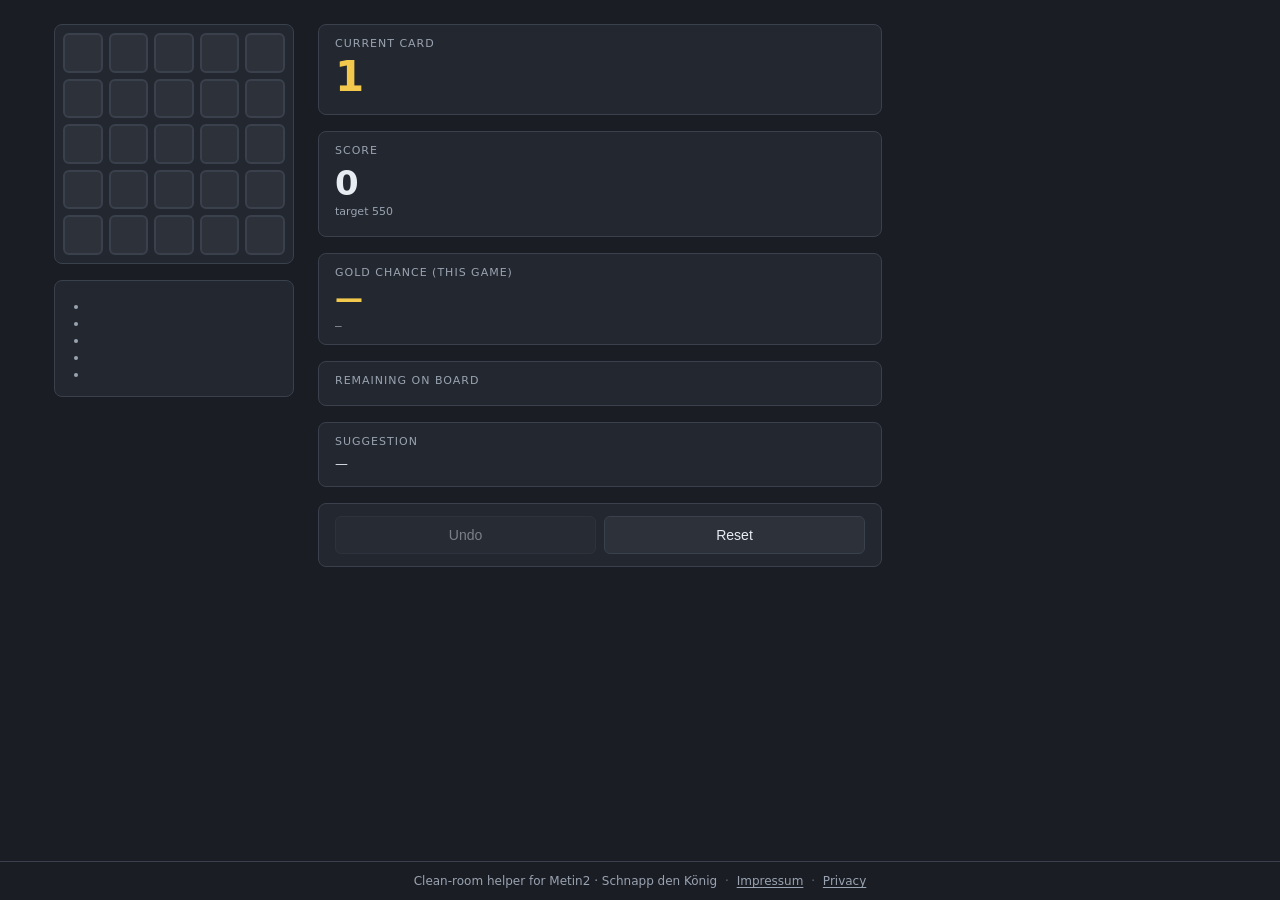
<file: index.html>
<!DOCTYPE html>
<html lang="en">
<head>
  <meta charset="UTF-8" />
  <meta name="viewport" content="width=device-width, initial-scale=1.0" />
  <title>Catch the King helper</title>
  <meta http-equiv="refresh" content="0; url=./ctk/" />
  <link rel="canonical" href="./ctk/" />
  <script>location.replace("./ctk/");</script>
  <style>
    body { font-family: system-ui, sans-serif; background: #1a1d24; color: #e7ecf3; padding: 32px; }
    a { color: #f2c94c; }
  </style>
</head>
<body>
  <p>Redirecting to <a href="./ctk/">Catch the King helper</a>…</p>
</body>
</html>
</file>
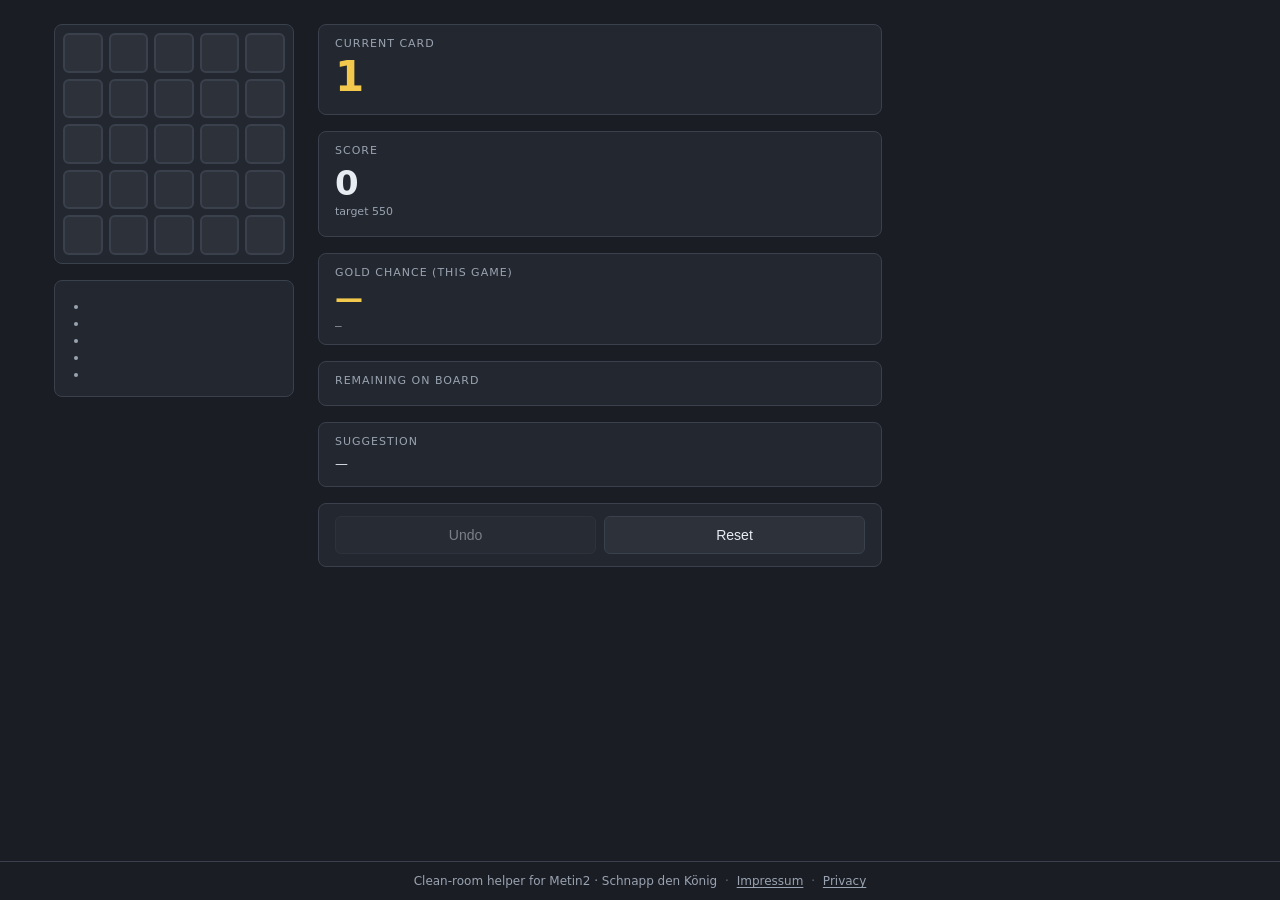
<file: ctk/index.html>
<!DOCTYPE html>
<html lang="en">
<head>
  <meta charset="UTF-8" />
  <meta name="viewport" content="width=device-width, initial-scale=1.0" />
  <title>Schnapp den König / Catch the King Helper – Metin2 Goldene Königsbeute Solver</title>
  <meta name="description" content="Live Helfer für Metin2 Schnapp den König (Catch the King) im Event Goldene Königsbeute. ~44.8% Gold-Quote, kostenloser Open-Source-Solver, läuft direkt im Browser." />
  <meta name="keywords" content="Schnapp den König, Catch the King, Goldene Königsbeute, Golden King's Loot, Metin2, Metin2 Helfer, Metin2 Helper, Metin2 Solver, Schnapp den König Helfer, König fangen, Mini-Spiel, mini-game, Gold-Truhe, Bingo, 5x5, Metin2 Event" />
  <meta name="author" content="Jogoe" />
  <link rel="canonical" href="https://dominikloefflerniteo.github.io/ctk-helper-jogoe/ctk/" />
  <meta property="og:type" content="website" />
  <meta property="og:title" content="Schnapp den König / Catch the King Helper – Metin2 Goldene Königsbeute Solver" />
  <meta property="og:description" content="Kostenloser Browser-Helfer für das Metin2 Schnapp den König Mini-Spiel (Goldene Königsbeute / Catch the King). Live Zug-Vorschläge, ~44.8% Gold-Quote." />
  <meta property="og:url" content="https://dominikloefflerniteo.github.io/ctk-helper-jogoe/ctk/" />
  <meta property="og:locale" content="en_US" />
  <meta property="og:locale:alternate" content="de_DE" />
  <meta name="twitter:card" content="summary" />
  <meta name="twitter:title" content="Schnapp den König / Catch the King Helper – Goldene Königsbeute" />
  <meta name="twitter:description" content="Metin2 Schnapp den König / Catch the King Solver – Live Zug-Vorschläge, ~44.8% Gold-Quote, läuft im Browser." />
  <link rel="icon" type="image/svg+xml" href="favicon.svg" />
  <link rel="stylesheet" href="style.css" />
  <meta name="google-site-verification" content="0dXDuDiLHQaxYC0fN4zPy8XRDauxkPCVz62au2lX4CE" />
  <script type="application/ld+json">
  {
    "@context": "https://schema.org",
    "@type": "WebApplication",
    "name": "Catch the King Helper",
    "alternateName": "Schnapp den König Helfer",
    "description": "In-browser solver and move suggester for the Metin2 'Schnapp den König' / 'Catch the King' mini-game. Heuristic ranking with live gold-chance estimate.",
    "applicationCategory": "GameApplication",
    "operatingSystem": "Any (web browser)",
    "url": "https://dominikloefflerniteo.github.io/ctk-helper-jogoe/ctk/",
    "inLanguage": ["en", "de"],
    "isAccessibleForFree": true,
    "offers": { "@type": "Offer", "price": "0", "priceCurrency": "EUR" },
    "author": { "@type": "Person", "name": "Jogoe" }
  }
  </script>
</head>
<body>


  <div class="page">
  <main>


    

    <section class="board-panel">
      <div id="board" class="board" aria-label="5x5 game board"></div>

      <div class="help">
        <p data-i18n-html="helpIntro"></p>
        <ul>
          <li data-i18n-html="helpReveal"></li>
          <li data-i18n-html="helpShift"></li>
          <li data-i18n-html="helpClick"></li>
          <li data-i18n-html="helpBackspace"></li>
          <li data-i18n-html="helpEsc"></li>
        </ul>
      </div>
    </section>

    <aside class="info-panel">
      <div class="info-block">
        <div class="label" data-i18n="currentCard">Current card</div>
        <div id="currentCard" class="current-card">1</div>
        <div id="turnHint" class="turn-hint"></div>
      </div>

      <div class="info-block">
        <div class="label" data-i18n="score">Score</div>
        <div id="score" class="score">0</div>
        <div class="score-target" data-i18n="target550">target 550</div>
        <div id="scoreCeiling" class="score-ceiling"></div>
      </div>

      <div class="info-block">
        <div class="label" data-i18n="goldChance">Gold chance (this game)</div>
        <div id="gameGoldPct" class="game-gold-pct">&mdash;</div>
        <div id="gameGoldNote" class="game-gold-note">&mdash;</div>
      </div>

      <div class="info-block">
        <div class="label" data-i18n="remainingOnBoard">Remaining on board</div>
        <ul id="remaining" class="remaining"></ul>
      </div>

      <div class="info-block">
        <div class="label suggestion-label">
          <span data-i18n="suggestion">Suggestion</span>
        </div>
        <div id="suggestionNote" class="suggestion-note">&mdash;</div>
      </div>

      <div class="info-block button-row">
        <button id="undoBtn" class="action-btn" type="button" disabled data-i18n="undo">Undo</button>
        <button id="resetBtn" class="reset-btn" type="button" data-i18n="reset">Reset</button>
      </div>
    </aside>
  </main>


  </div>



  <footer>
    <span class="subtle" data-i18n="footerText">Clean-room helper for Metin2 &middot; Schnapp den K&ouml;nig</span>
    <span class="footer-sep">&middot;</span>
    <button class="footer-link" type="button" data-open-modal="impressumModal" data-i18n="impressum">Impressum</button>
    <span class="footer-sep">&middot;</span>
    <button class="footer-link" type="button" data-open-modal="datenschutzModal" data-i18n="privacy">Privacy</button>
  </footer>



  <div id="aboutModal" class="modal" role="dialog" aria-modal="true" aria-labelledby="aboutTitle" hidden>
    <div class="modal-backdrop" data-close></div>
    <div class="modal-card" tabindex="-1">
      <button class="modal-close" type="button" aria-label="Close" data-close>&times;</button>
      <h2 id="aboutTitle" data-i18n="aboutTitle">About this project</h2>

      <h3 data-i18n="aboutPrivacyHeading">Your data</h3>
      <div data-i18n-html="aboutPrivacyBody"></div>

      <h3 data-i18n="aboutSolverHeading">How the solver works</h3>
      <div data-i18n-html="aboutSolverBody"></div>

      <h3 data-i18n="aboutFindingsHeading">What we tried</h3>
      <div data-i18n-html="aboutFindingsBody"></div>

      <h3 data-i18n="aboutLimitsHeading">Why we can't be perfect</h3>
      <div data-i18n-html="aboutLimitsBody"></div>
    </div>
  </div>

  <div id="impressumModal" class="modal" role="dialog" aria-modal="true" aria-labelledby="impressumTitle" hidden>
    <div class="modal-backdrop" data-close></div>
    <div class="modal-card" tabindex="-1">
      <button class="modal-close" type="button" aria-label="Close" data-close>&times;</button>
      <h2 id="impressumTitle" data-i18n="impressumTitle">Impressum</h2>
      <div data-i18n-html="impressumBody"></div>
    </div>
  </div>

  <div id="datenschutzModal" class="modal" role="dialog" aria-modal="true" aria-labelledby="datenschutzTitle" hidden>
    <div class="modal-backdrop" data-close></div>
    <div class="modal-card" tabindex="-1">
      <button class="modal-close" type="button" aria-label="Close" data-close>&times;</button>
      <h2 id="datenschutzTitle" data-i18n="datenschutzTitle">Datenschutzerklärung</h2>
      <div data-i18n-html="datenschutzBody"></div>
      <div class="datenschutz-controls">
        <button id="revokeTwitchConsentBtn" type="button" class="action-btn" data-i18n="revokeTwitchConsent">Revoke Twitch chat consent</button>
      </div>
    </div>
  </div>

  <div id="toast" class="toast" role="status" aria-live="polite"></div>
  <div id="moneyRain" class="money-rain" aria-hidden="true"></div>
  <audio id="chingSfx" src="ching.mp3" preload="auto"></audio>

  <script type="module" src="main.js"></script>
</body>
</html>
</file>
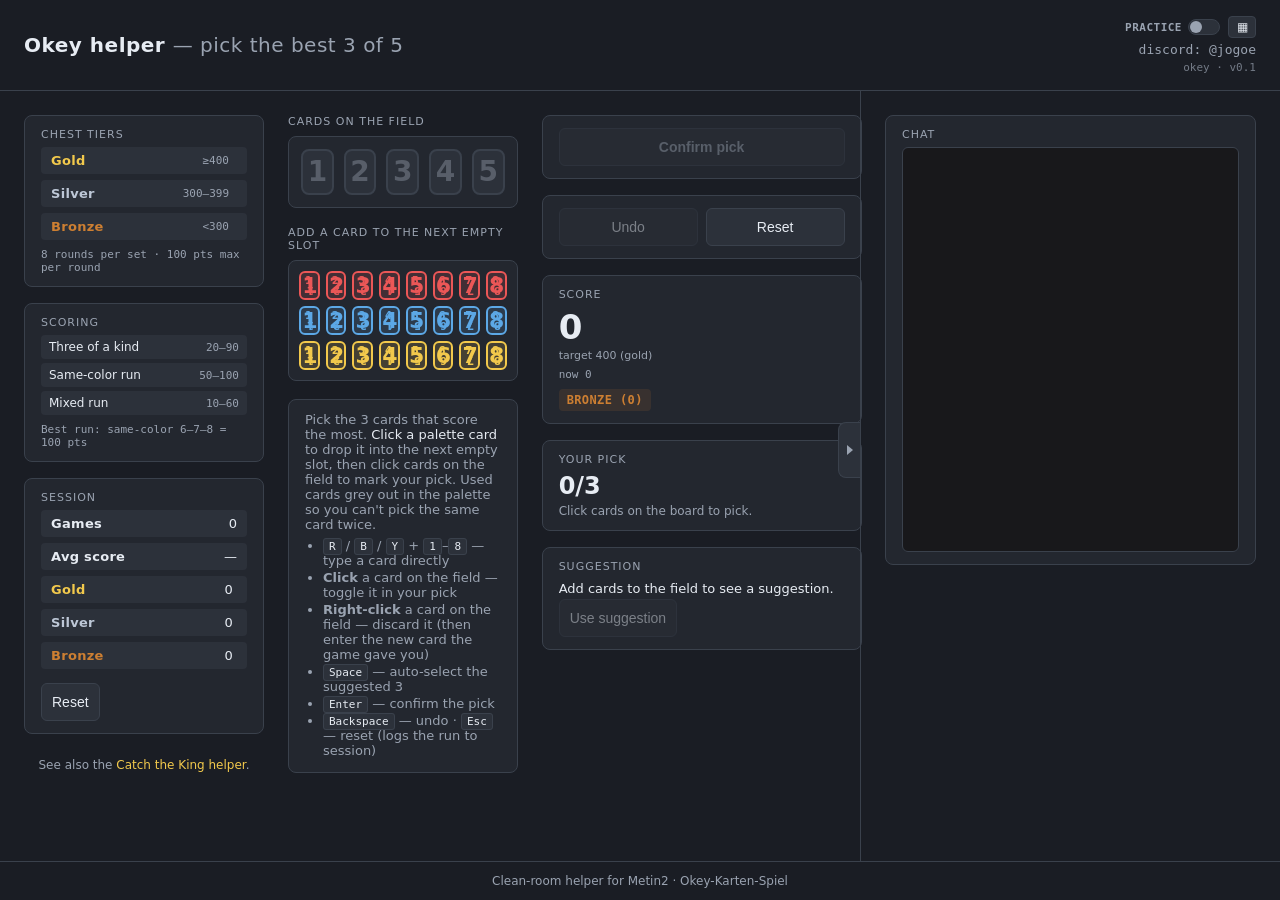
<file: okey/index.html>
<!DOCTYPE html>
<html lang="en">
<head>
  <meta charset="UTF-8" />
  <meta name="viewport" content="width=device-width, initial-scale=1.0" />
  <title>Okey helper für gekkox3 uwu owo &lt;3</title>
  <link rel="stylesheet" href="style.css" />
</head>
<body>
  <header>
    <h1>Okey helper <span class="subtle">— pick the best 3 of 5</span></h1>
    <div class="header-meta">
      <div class="header-controls">
        <label class="practice-toggle" title="Practice mode — auto-draws cards from the deck so you can play through a full game">
          <span class="practice-toggle-text">Practice</span>
          <input type="checkbox" id="practiceToggle" />
          <span class="practice-toggle-slider"></span>
        </label>
        <div class="header-toggles" role="group" aria-label="Toggles">
          <button id="minimalUiBtn" class="icon-toggle" type="button" aria-label="Toggle minimal UI" title="Toggle minimal UI">
            <span class="icon-on">▦</span><span class="icon-off">□</span>
          </button>
        </div>
      </div>
      <span class="discord">discord: @jogoe</span>
      <span class="version">okey · v0.1</span>
    </div>
  </header>

  <div class="page">
  <main>
    <aside class="stats-panel">
      <div class="info-block">
        <div class="label">Chest tiers</div>
        <ul class="chest-list">
          <li class="chest-row chest-gold">
            <span class="chest-name">Gold</span>
            <span class="chest-target">&ge;400</span>
          </li>
          <li class="chest-row chest-silver">
            <span class="chest-name">Silver</span>
            <span class="chest-target">300&ndash;399</span>
          </li>
          <li class="chest-row chest-bronze">
            <span class="chest-name">Bronze</span>
            <span class="chest-target">&lt;300</span>
          </li>
        </ul>
        <div class="chest-note">8 rounds per set · 100 pts max per round</div>
      </div>

      <div class="info-block">
        <div class="label">Scoring</div>
        <ul class="scoring-list">
          <li><span class="scoring-name">Three of a kind</span> <span class="scoring-range">20&ndash;90</span></li>
          <li><span class="scoring-name">Same-color run</span>  <span class="scoring-range">50&ndash;100</span></li>
          <li><span class="scoring-name">Mixed run</span>       <span class="scoring-range">10&ndash;60</span></li>
        </ul>
        <div class="chest-note">Best run: same-color 6&ndash;7&ndash;8 = 100 pts</div>
      </div>

      <div class="info-block">
        <div class="label">Session</div>
        <ul class="session-list">
          <li class="session-row">
            <span class="session-name">Games</span>
            <span><span id="sessionGames">0</span></span>
          </li>
          <li class="session-row">
            <span class="session-name">Avg score</span>
            <span><span id="sessionAvg">—</span></span>
          </li>
          <li class="session-row">
            <span class="session-name chest-gold">Gold</span>
            <span><span id="sessionGold">0</span>&nbsp;<span id="sessionPctGold" class="session-pct"></span></span>
          </li>
          <li class="session-row">
            <span class="session-name chest-silver">Silver</span>
            <span><span id="sessionSilver">0</span>&nbsp;<span id="sessionPctSilver" class="session-pct"></span></span>
          </li>
          <li class="session-row">
            <span class="session-name chest-bronze">Bronze</span>
            <span><span id="sessionBronze">0</span>&nbsp;<span id="sessionPctBronze" class="session-pct"></span></span>
          </li>
        </ul>
        <button id="sessionResetBtn" class="action-btn session-reset" type="button">Reset</button>
      </div>

      <div class="promo-text">
        See also the <a href="../ctk/">Catch the King helper</a>.
      </div>
    </aside>

    <section class="board-panel">
      <div class="board-area">
        <div class="board-label">Cards on the field</div>
        <div id="board" class="okey-board" aria-label="5-card Okey board"></div>
      </div>

      <div class="palette-area">
        <div class="board-label">Add a card to the next empty slot</div>
        <div id="palette" class="okey-palette" aria-label="Card palette"></div>
      </div>

      <div class="help">
        <p>Pick the 3 cards that score the most. <em>Click a palette card</em> to drop it into the next empty slot, then click cards on the field to mark your pick. Used cards grey out in the palette so you can't pick the same card twice.</p>
        <ul>
          <li><kbd>R</kbd> / <kbd>B</kbd> / <kbd>Y</kbd> + <kbd>1</kbd>&ndash;<kbd>8</kbd> &mdash; type a card directly</li>
          <li><strong>Click</strong> a card on the field &mdash; toggle it in your pick</li>
          <li><strong>Right-click</strong> a card on the field &mdash; discard it (then enter the new card the game gave you)</li>
          <li><kbd>Space</kbd> &mdash; auto-select the suggested 3</li>
          <li><kbd>Enter</kbd> &mdash; confirm the pick</li>
          <li><kbd>Backspace</kbd> &mdash; undo · <kbd>Esc</kbd> &mdash; reset (logs the run to session)</li>
        </ul>
      </div>
    </section>

    <aside class="info-panel">
      <div class="info-block button-row">
        <button id="confirmBtn" class="action-btn confirm-btn" type="button" disabled>Confirm pick</button>
      </div>

      <div class="info-block button-row">
        <button id="undoBtn" class="action-btn" type="button" disabled>Undo</button>
        <button id="resetBtn" class="reset-btn" type="button">Reset</button>
      </div>

      <div class="info-block">
        <div class="label">Score</div>
        <div id="score" class="score">0</div>
        <div class="score-target">target 400 (gold)</div>
        <div id="scoreCeiling" class="score-ceiling"></div>
        <div id="chestProjection" class="chest-projection"></div>
      </div>

      <div class="info-block">
        <div class="label">Your pick</div>
        <div id="pickTotal" class="pick-total">0/3</div>
        <div id="pickLabel" class="pick-label">Click cards on the board to pick.</div>
      </div>

      <div class="info-block">
        <div class="label">Suggestion</div>
        <div id="suggestionNote" class="suggestion-note">—</div>
        <button id="acceptSuggestionBtn" class="action-btn" type="button" disabled>Use suggestion</button>
      </div>
    </aside>
  </main>

  <aside class="chat-panel">
    <div class="info-block chat-block">
      <div class="label">
        <span>Chat</span>
      </div>
      <div id="twitchChatMount" class="twitch-chat-mount"></div>
    </div>
  </aside>
  </div>

  <footer>
    <span class="subtle">Clean-room helper for Metin2 &middot; Okey-Karten-Spiel</span>
  </footer>

  <button id="chatBtn" class="chat-tab" type="button" aria-label="Toggle chat" title="Toggle chat">
    <span class="chat-tab-arrow"></span>
  </button>

  <div id="toast" class="toast" role="status" aria-live="polite"></div>

  <script type="module" src="main.js"></script>
</body>
</html>
</file>
<file: ctk/style.css>
:root {
  --bg: #1a1d24;
  --bg-2: #23272f;
  --bg-3: #2c313a;
  --fg: #e7ecf3;
  --fg-dim: #9aa3b1;
  --accent: #f2c94c;
  --danger: #eb5757;
  --safe: #27ae60;
  --warn: #f2994a;
  --border: #3a414c;

  --v1: #8a94a6;
  --v2: #56cc9d;
  --v3: #5ca8e6;
  --v4: #b48be8;
  --v5: #eb5757;
  --vk: #f2c94c;
}

* { box-sizing: border-box; }

body {
  margin: 0;
  background: var(--bg);
  color: var(--fg);
  font-family: system-ui, -apple-system, "Segoe UI", Roboto, sans-serif;
  min-height: 100vh;
  display: flex;
  flex-direction: column;
}

header {
  padding: 6px 14px;
  border-bottom: 1px solid var(--border);
  display: flex;
  align-items: center;
  gap: 18px;
}
.header-left {
  flex: 0 0 auto;
  min-width: 0;
}
.header-left h1 { margin: 0; font-size: 15px; line-height: 1.15; letter-spacing: 0.3px; white-space: nowrap; }
.header-left h1 .subtle { font-size: 11px; }
.page-intro {
  margin: 0;
  flex: 1 1 auto;
  text-align: center;
  color: var(--muted, #9aa1ac);
  font-size: 11px;
  line-height: 1.35;
  max-width: 720px;
  margin-left: auto;
  margin-right: auto;
}
.page-intro strong { color: var(--fg, #e7eaef); }
body.minimal-ui .page-intro { display: none; }
@media (max-width: 1100px) {
  .header-left h1 { white-space: normal; }
  .header-left h1 .subtle { display: none; }
}
@media (max-width: 900px) {
  header { flex-wrap: wrap; }
  .page-intro { order: 3; flex-basis: 100%; text-align: left; max-width: 100%; }
}

/* ---------- long-form SEO content ---------- */
.long-form {
  max-width: 880px;
  margin: 32px auto 24px;
  padding: 0 24px;
  display: grid;
  gap: 32px;
}
.long-form-section {
  background: var(--panel, #1a1f2a);
  border: 1px solid var(--border, #2a313e);
  border-radius: 10px;
  padding: 20px 24px;
  color: var(--fg, #e7eaef);
  font-size: 14px;
  line-height: 1.6;
}
.long-form-section h2 {
  margin: 0 0 12px;
  font-size: 18px;
  color: var(--fg, #e7eaef);
}
.long-form-section h3 {
  margin: 18px 0 8px;
  font-size: 15px;
  color: var(--fg, #e7eaef);
}
.long-form-section p { margin: 8px 0; color: var(--muted, #9aa1ac); }
.long-form-section p strong, .long-form-section li b { color: var(--fg, #e7eaef); }
.long-form-section ul { margin: 6px 0 10px 22px; color: var(--muted, #9aa1ac); }
.long-form-section li { margin: 4px 0; }
.long-form-section kbd {
  display: inline-block;
  padding: 1px 6px;
  font-family: ui-monospace, "SF Mono", Menlo, monospace;
  font-size: 12px;
  background: #11151c;
  border: 1px solid var(--border, #2a313e);
  border-radius: 4px;
  color: var(--fg, #e7eaef);
}
body.minimal-ui .long-form { display: none; }

.header-meta {
  display: flex;
  flex-direction: column;
  align-items: flex-end;
  gap: 2px;
}

.lang-switcher {
  display: inline-flex;
  gap: 2px;
  margin-bottom: 2px;
}
.lang-btn {
  background: var(--bg-3);
  border: 1px solid var(--border);
  color: var(--fg-dim);
  padding: 2px 8px;
  font-size: 11px;
  font-weight: 600;
  letter-spacing: 0.5px;
  font-family: ui-monospace, "SF Mono", Menlo, monospace;
  border-radius: 4px;
  cursor: pointer;
  transition: background 100ms ease, color 100ms ease, border-color 100ms ease;
}
.lang-btn:hover { background: var(--bg-2); color: var(--fg); border-color: var(--fg-dim); }
.lang-btn.active {
  background: var(--accent);
  color: #1a1a1a;
  border-color: var(--accent);
}

.discord {
  color: var(--fg-dim);
  font-size: 13px;
  font-family: ui-monospace, "SF Mono", Menlo, monospace;
}

.version {
  /* Use a dimmer colour directly — `opacity: 0.7` cascades to descendants
   * and would make the version-history tooltip 30% see-through. */
  color: #6b7382;
  font-size: 11px;
  font-family: ui-monospace, "SF Mono", Menlo, monospace;
}

h1 {
  margin: 0;
  font-size: 20px;
  font-weight: 600;
  letter-spacing: 0.5px;
}

.subtle { color: var(--fg-dim); font-weight: 400; }

main {
  flex: 1;
  display: grid;
  grid-template-columns: 240px 1fr 320px;
  gap: 24px;
  padding: 24px;
  max-width: 1220px;
  margin: 0 auto;
  width: 100%;
}

.stats-panel {
  display: flex;
  flex-direction: column;
  gap: 16px;
}

.chest-list, .session-list {
  list-style: none;
  padding: 0;
  margin: 0 0 6px 0;
  display: flex;
  flex-direction: column;
  gap: 6px;
}
.chest-row, .session-row {
  display: grid;
  grid-template-columns: 1fr auto auto;
  align-items: center;
  gap: 8px;
  background: var(--bg-3);
  border-radius: 4px;
  padding: 6px 10px;
  font-size: 13px;
}
.session-row {
  grid-template-columns: 1fr auto;
}
.chest-name, .session-name {
  font-weight: 700;
  letter-spacing: 0.3px;
}
.chest-target {
  color: var(--fg-dim);
  font-size: 11px;
  font-family: ui-monospace, "SF Mono", Menlo, monospace;
}
.chest-pct {
  font-weight: 700;
  font-family: ui-monospace, "SF Mono", Menlo, monospace;
  min-width: 44px;
  text-align: right;
}
.chest-gold .chest-name,
.session-name.chest-gold { color: #f2c94c; }
.chest-silver .chest-name,
.session-name.chest-silver { color: #bdc7d6; }
.chest-bronze .chest-name,
.session-name.chest-bronze { color: #cd7f32; }
.chest-note {
  color: var(--fg-dim);
  font-size: 11px;
  margin-top: 8px;
  font-family: ui-monospace, "SF Mono", Menlo, monospace;
}
.session-pct {
  color: var(--fg-dim);
  font-size: 11px;
}
.session-label {
  display: flex;
  align-items: center;
  justify-content: space-between;
  gap: 8px;
}
.session-reset {
  background: transparent;
  border: 1px solid var(--border);
  color: var(--fg-dim);
  font-size: 10px;
  letter-spacing: 0.3px;
  padding: 1px 6px;
  border-radius: 4px;
  cursor: pointer;
  transition: background 100ms ease, color 100ms ease, border-color 100ms ease;
}
.session-reset:hover { background: var(--bg-2); color: var(--fg); border-color: var(--fg-dim); }

.board-panel {
  display: flex;
  flex-direction: column;
  gap: 16px;
}

.board {
  display: grid;
  grid-template-columns: repeat(5, 1fr);
  grid-template-rows: repeat(5, 1fr);
  gap: 6px;
  aspect-ratio: 1;
  max-width: 560px;
  width: 100%;
  align-self: center;
  background: var(--bg-2);
  padding: 8px;
  border-radius: 8px;
  border: 1px solid var(--border);
}

.cell {
  background: var(--bg-3);
  border: 2px solid var(--border);
  border-radius: 6px;
  display: flex;
  align-items: center;
  justify-content: center;
  font-size: 32px;
  font-weight: 700;
  cursor: pointer;
  position: relative;
  user-select: none;
  transition: transform 60ms ease, border-color 100ms ease, background 100ms ease;
}

.cell:hover {
  border-color: var(--fg);
  transform: translateY(-1px);
}

.cell.revealed { cursor: default; }
.cell.revealed:hover { transform: none; border-color: var(--border); }

/* Revealed but not yet scored — can be claimed with a sufficient hand card.
 * Dimmed so scored cells visually fade into the background. */
.cell.revealed.unscored { opacity: 0.55; cursor: pointer; }
.cell.revealed.unscored:hover { opacity: 0.85; border-color: var(--accent); }

/* Unscored but unclaimable on the current turn — 5-turn with a 5 adjacent.
 * Clicking would be caught in-game, so the helper blocks it too. */
.cell.revealed.unscored-locked { cursor: not-allowed; opacity: 0.35; }
.cell.revealed.unscored-locked:hover { opacity: 0.4; border-color: var(--border); }

/* Default (filled) style: card BACKGROUND is coloured by value, number stays
 * bright white. Easier to scan at a glance and matches in-game card faces.
 * The legacy style (toggle in header) restores the original colored-number
 * look — body.legacy-style overrides this block. */
.cell[data-value="1"] { background: #2d5a2d; color: #fff; }
.cell[data-value="2"] { background: #c97318; color: #fff; }
.cell[data-value="3"] { background: #a8a428; color: #fff; }
.cell[data-value="4"] { background: #a02ca0; color: #fff; }
.cell[data-value="5"] { background: #1f2a78; color: #fff; }
.cell[data-value="K"] { background: #b03030; color: #fff; }

body.legacy-style .cell[data-value="1"] { background: var(--bg-3); color: var(--v1); }
body.legacy-style .cell[data-value="2"] { background: var(--bg-3); color: var(--v2); }
body.legacy-style .cell[data-value="3"] { background: var(--bg-3); color: var(--v3); }
body.legacy-style .cell[data-value="4"] { background: var(--bg-3); color: var(--v4); }
body.legacy-style .cell[data-value="5"] { background: rgba(235, 87, 87, 0.08); color: var(--v5); }
body.legacy-style .cell[data-value="K"] { background: rgba(242, 201, 76, 0.1); color: var(--vk); }

.cell.flashed::after {
  content: "!";
  position: absolute;
  top: 4px;
  right: 6px;
  font-size: 12px;
  color: var(--warn);
  font-weight: 700;
}

.cell.possible5 {
  background: rgba(235, 87, 87, 0.12);
  box-shadow: inset 0 0 0 2px rgba(235, 87, 87, 0.45);
}
.cell.safe5 {
  box-shadow: inset 0 0 0 2px rgba(39, 174, 96, 0.25);
}
/* Flipping with the 5-card carries no catch risk here. Shown as a strong green
 * outline that stacks on top of possible5/must5 styling when applicable. */
.cell.safe-flip {
  background: rgba(39, 174, 96, 0.16);
  box-shadow: inset 0 0 0 3px rgba(39, 174, 96, 0.7);
}
.cell.safe-flip.must5 {
  background: rgba(235, 87, 87, 0.25);
  box-shadow:
    inset 0 0 0 3px rgba(39, 174, 96, 0.75),
    inset 0 0 0 6px rgba(235, 87, 87, 0.55);
}
.cell.must5 {
  /* Looks like a revealed 5 (red text on light-red bg from data-value="5"),
   * plus a dashed red border to show it's a deduction rather than observed. */
  background: rgba(235, 87, 87, 0.14);
  border-style: dashed;
  border-color: rgba(235, 87, 87, 0.75);
}
.cell.possible5 .prob { color: var(--danger); }

.cell.suggested {
  border-color: var(--accent);
  box-shadow:
    0 0 0 4px rgba(242, 201, 76, 0.35),
    0 0 18px 4px rgba(242, 201, 76, 0.55),
    inset 0 0 0 2px var(--accent);
  animation: pulse 1.3s ease-in-out infinite;
}
/* The .unscored opacity dims the whole cell including the HINT badge, making
 * the suggestion read as muted. Override on the suggested cell so it stays
 * full-strength regardless of unscored state. */
.cell.revealed.unscored.suggested { opacity: 1; }

/* Floating "TIPP" pill badge so the suggestion is unmistakable. Sits on the
   top-left corner of the cell, animated with the same pulse rhythm. */
.cell.suggested::before {
  content: "HINT";
  position: absolute;
  top: -11px;
  left: -8px;
  font-size: 11px;
  font-weight: 800;
  letter-spacing: 0.6px;
  padding: 3px 9px;
  background: var(--accent);
  color: #1a1a1a;
  border: 2px solid #1a1a1a;
  border-radius: 999px;
  box-shadow: 0 2px 8px rgba(0, 0, 0, 0.6), 0 0 12px rgba(242, 201, 76, 0.85);
  z-index: 4;
  pointer-events: none;
  animation: tip-bob 1.3s ease-in-out infinite;
}

@keyframes pulse {
  0%, 100% {
    box-shadow:
      0 0 0 4px rgba(242, 201, 76, 0.35),
      0 0 18px 4px rgba(242, 201, 76, 0.55),
      inset 0 0 0 2px var(--accent);
  }
  50% {
    box-shadow:
      0 0 0 8px rgba(242, 201, 76, 0.5),
      0 0 28px 6px rgba(242, 201, 76, 0.75),
      inset 0 0 0 2px var(--accent);
  }
}
@keyframes tip-bob {
  0%, 100% { transform: translateY(0)    rotate(-4deg); }
  50%      { transform: translateY(-3px) rotate(-1deg); }
}
html[lang="de"] .cell.suggested::before { content: "TIPP"; }

.money-icon-wrap {
  position: absolute;
  top: 50%;
  left: 50%;
  width: 70%;
  height: 70%;
  transform: translate(-50%, -50%);
  pointer-events: none;
  animation: money-wobble 1.3s ease-in-out infinite;
  filter: drop-shadow(0 2px 4px rgba(0, 0, 0, 0.4));
}
.money-icon-wrap svg { width: 100%; height: 100%; display: block; }

@keyframes money-wobble {
  0%, 100% { transform: translate(-50%, -50%) rotate(-10deg); }
  50%      { transform: translate(-50%, -50%) rotate(10deg); }
}

.cell .prob {
  position: absolute;
  bottom: 4px;
  left: 6px;
  font-size: 10px;
  font-weight: 500;
  color: var(--fg-dim);
  letter-spacing: 0;
}

.disclaimer {
  background: rgba(242, 153, 74, 0.08);
  border: 1px solid rgba(242, 153, 74, 0.3);
  border-left: 3px solid var(--warn);
  border-radius: 6px;
  padding: 10px 14px;
  font-size: 12px;
  color: var(--fg-dim);
  line-height: 1.5;
}
.disclaimer strong { color: var(--warn); }

.promo-text {
  margin: 8px 0 16px 0;
  font-size: 12px;
  color: var(--fg-dim);
  text-align: center;
}

.promo-text a {
  color: var(--accent);
  text-decoration: none;
}

.promo-text a:hover {
  text-decoration: underline;
}

.help {
  background: var(--bg-2);
  border: 1px solid var(--border);
  border-radius: 8px;
  padding: 12px 16px;
  font-size: 13px;
  color: var(--fg-dim);
}
.help p { margin: 0 0 6px; }
.help ul { margin: 0; padding-left: 18px; }
.help li { margin: 2px 0; }
.help em { color: var(--fg); font-style: normal; }
kbd {
  background: var(--bg-3);
  border: 1px solid var(--border);
  border-radius: 3px;
  padding: 1px 5px;
  font-size: 11px;
  font-family: ui-monospace, "SF Mono", Menlo, monospace;
  color: var(--fg);
}

.info-panel {
  display: flex;
  flex-direction: column;
  gap: 16px;
}

.info-block {
  background: var(--bg-2);
  border: 1px solid var(--border);
  border-radius: 8px;
  padding: 12px 16px;
}

.label {
  font-size: 11px;
  letter-spacing: 1px;
  text-transform: uppercase;
  color: var(--fg-dim);
  margin-bottom: 6px;
}

.current-card {
  font-size: 42px;
  font-weight: 700;
  color: var(--accent);
  line-height: 1;
}
.current-card.done { color: var(--fg-dim); }

.turn-hint {
  font-size: 12px;
  color: var(--fg-dim);
  margin-top: 4px;
}

.score {
  font-size: 34px;
  font-weight: 700;
}
.score.good { color: var(--safe); }
.score-target {
  font-size: 11px;
  color: var(--fg-dim);
  margin-top: 2px;
}
.score-ceiling {
  font-size: 11px;
  color: var(--fg-dim);
  margin-top: 6px;
  font-family: ui-monospace, "SF Mono", Menlo, monospace;
}
.score-ceiling.unreachable { color: var(--danger); }
.score-ceiling.within-reach { color: var(--safe); }

.game-gold-pct {
  font-size: 28px;
  font-weight: 700;
  color: var(--accent);
  line-height: 1;
}
.game-gold-pct.cold  { color: var(--danger); }
.game-gold-pct.warm  { color: var(--warn); }
.game-gold-pct.hot   { color: var(--safe); }
.game-gold-note {
  font-size: 11px;
  color: var(--fg-dim);
  margin-top: 6px;
  font-family: ui-monospace, "SF Mono", Menlo, monospace;
}

.toast {
  position: fixed;
  top: 24px;
  left: 50%;
  transform: translateX(-50%);
  background: var(--bg-2);
  border: 1px solid var(--warn);
  border-left: 3px solid var(--warn);
  color: var(--fg);
  padding: 10px 18px;
  border-radius: 6px;
  font-size: 13px;
  opacity: 0;
  pointer-events: none;
  transition: opacity 180ms ease, transform 180ms ease;
  z-index: 1000;
  max-width: 90vw;
}
.toast.toast-show {
  opacity: 1;
  transform: translateX(-50%) translateY(2px);
}

.remaining {
  list-style: none;
  padding: 0;
  margin: 0;
  display: grid;
  grid-template-columns: repeat(3, 1fr);
  gap: 6px;
}
.remaining li {
  background: var(--bg-3);
  border-radius: 4px;
  padding: 6px 8px;
  font-size: 13px;
  display: flex;
  justify-content: space-between;
  align-items: center;
}
.remaining .v { font-weight: 700; }
.remaining[data-v="1"] .v { color: var(--v1); }

.suggestion-note {
  font-size: 13px;
  color: var(--fg);
  line-height: 1.5;
}

.suggestion-label {
  display: flex;
  justify-content: space-between;
  align-items: center;
  gap: 8px;
}

/* Inline help badge ("?") next to a panel label, with a custom hover
 * popup (the native `title` tooltip has a ~1s delay and can't be
 * styled). The tooltip text comes from i18n via the inner span's
 * data-i18n attribute. */
.info-hint {
  position: relative;
  display: inline-flex;
  align-items: center;
  justify-content: center;
  margin-left: 8px;
  width: 16px;
  height: 16px;
  border-radius: 50%;
  border: 1px solid currentColor;
  font-size: 11px;
  font-weight: 700;
  line-height: 1;
  opacity: 0.55;
  cursor: help;
  user-select: none;
  vertical-align: middle;
}
.info-hint:hover, .info-hint:focus { opacity: 1; outline: none; }

.info-hint-tooltip {
  position: absolute;
  left: 50%;
  top: calc(100% + 10px);
  transform: translateX(-50%);
  width: 300px;
  padding: 12px 14px;
  background-color: #000 !important;
  background: #000 !important;
  color: #f0f0f0;
  border: 1px solid #444;
  border-radius: 8px;
  font-size: 12.5px;
  font-weight: 400;
  line-height: 1.5;
  text-align: left;
  white-space: normal;
  pointer-events: none;
  display: none;
  z-index: 99999;
  isolation: isolate;
  box-shadow: 0 6px 18px rgba(0, 0, 0, 0.8);
}
/* Little arrow pointing up at the badge. */
.info-hint-tooltip::before {
  content: "";
  position: absolute;
  left: 50%;
  top: -6px;
  transform: translateX(-50%) rotate(45deg);
  width: 10px;
  height: 10px;
  background-color: #000;
  border-left: 1px solid #444;
  border-top: 1px solid #444;
}
.info-hint-tooltip strong {
  display: block;
  margin-bottom: 8px;
  color: #fff;
  font-size: 13px;
}
.info-hint-tooltip ul {
  margin: 0;
  padding-left: 18px;
  list-style-type: disc;
}
.info-hint-tooltip li {
  margin: 4px 0;
  color: #cfcfcf;
}
.info-hint:hover .info-hint-tooltip,
.info-hint:focus .info-hint-tooltip {
  display: block;
}

/* Version-history variant: anchor to the right edge so it doesn't overflow
 * the viewport when the badge is in the top-right corner of the header. */
.info-hint-tooltip-version {
  width: 380px;
  left: auto;
  right: 0;
  transform: none;
}
.info-hint-tooltip-version::before {
  left: auto;
  right: 6px;
  transform: rotate(45deg);
}
.info-hint-tooltip-version ul.version-history {
  margin: 0;
  padding-left: 0;
  list-style: none;
}
.info-hint-tooltip-version ul.version-history li {
  margin: 0 0 8px 0;
  padding-left: 0;
}
.info-hint-tooltip-version ul.version-history li:last-child {
  margin-bottom: 0;
}
.info-hint-tooltip-version ul.version-history li b {
  color: #ffd57a;
  font-weight: 600;
}
.info-hint-tooltip-version .version-note {
  margin-top: 10px;
  padding-top: 8px;
  border-top: 1px solid #3a3a3a;
  font-size: 11.5px;
  color: #b8b8b8;
  font-style: italic;
}
/* The version history is long; cap height and allow scrolling. */
.info-hint-tooltip-version {
  max-height: 70vh;
  overflow-y: auto;
}

.button-row {
  display: flex;
  gap: 8px;
}
.action-btn,
.reset-btn {
  flex: 1;
  background: var(--bg-3);
  border: 1px solid var(--border);
  color: var(--fg);
  padding: 10px;
  font-size: 14px;
  border-radius: 6px;
  cursor: pointer;
  transition: background 100ms ease, border-color 100ms ease, opacity 100ms ease;
}
.action-btn:hover:not(:disabled) { background: var(--bg-2); border-color: var(--fg-dim); }
.action-btn:disabled { opacity: 0.45; cursor: not-allowed; }
.reset-btn:hover { background: var(--danger); border-color: var(--danger); }

.reset-undo-btn {
  background: var(--accent, #f2c94c);
  color: #1a1a1a;
  border: 1px solid var(--accent, #f2c94c);
  font-weight: 600;
  position: relative;
  overflow: hidden;
}
.reset-undo-btn:hover { filter: brightness(1.1); background: var(--accent, #f2c94c); border-color: var(--accent, #f2c94c); }
.reset-undo-btn::after {
  content: "";
  position: absolute;
  left: 0; bottom: 0;
  height: 3px;
  width: 100%;
  background: rgba(0, 0, 0, 0.35);
  transform-origin: left;
  animation: reset-undo-bar 8s linear forwards;
}
@keyframes reset-undo-bar {
  from { transform: scaleX(1); }
  to   { transform: scaleX(0); }
}

footer {
  padding: 12px 24px;
  border-top: 1px solid var(--border);
  font-size: 12px;
  text-align: center;
}

@media (max-width: 1000px) {
  main {
    grid-template-columns: 1fr;
  }
  .board { max-width: 100%; }
}

/* Money rain — fires when this game's gold chance hits 100%. The container is
   non-interactive (pointer-events: none) so it never blocks clicks. Coins are
   absolutely positioned and removed once their fall animation ends. */
.money-rain {
  position: fixed;
  inset: 0;
  pointer-events: none;
  overflow: hidden;
  z-index: 9999;
  /* Default to display:none so the empty container doesn't sit over the
     Twitch iframe — Twitch's anti-clickjacking detection blocks chat when
     ANY element overlaps their iframe rect, even with pointer-events:none. */
  display: none;
}
.money-rain.active { display: block; }
.money-rain .coin {
  position: absolute;
  top: -10vh;
  font-size: 28px;
  user-select: none;
  will-change: transform, opacity;
  animation: coinFall linear forwards;
}
@keyframes coinFall {
  0%   { transform: translateY(0) rotate(0deg);    opacity: 1; }
  90%  { opacity: 1; }
  100% { transform: translateY(115vh) rotate(720deg); opacity: 0.2; }
}

/* Gold-locked glow — pulses the gold-chance % when this game can no longer
   miss the gold chest. Uses currentColor so it picks up the .hot tint. */
.game-gold-pct.locked {
  animation: goldLockedPulse 1.4s ease-in-out infinite;
  text-shadow: 0 0 8px currentColor, 0 0 18px currentColor;
}
@keyframes goldLockedPulse {
  0%, 100% { filter: brightness(1);    text-shadow: 0 0 6px currentColor, 0 0 14px currentColor; }
  50%      { filter: brightness(1.35); text-shadow: 0 0 12px currentColor, 0 0 26px currentColor; }
}

/* Like block — sits in the stats sidebar above the promo. Subtle gradient
   panel + soft pink halo so it reads as a friendly call-to-action without
   competing with the solver stats above. */
.like-block {
  display: flex;
  flex-direction: column;
  align-items: center;
  gap: 10px;
  padding: 14px 12px;
  margin: 12px 0 4px;
  border: 1px solid var(--border);
  border-radius: 10px;
  background: linear-gradient(135deg, rgba(255, 83, 115, 0.07), rgba(255, 83, 115, 0.02) 60%, transparent);
  text-align: center;
}
.like-prompt {
  margin: 0;
  font-size: 12px;
  color: var(--fg-dim);
  line-height: 1.35;
}
.like-btn {
  display: inline-flex;
  align-items: center;
  gap: 10px;
  padding: 8px 18px;
  background: var(--bg-3);
  border: 1px solid var(--border);
  color: var(--fg);
  font-size: 15px;
  font-weight: 600;
  border-radius: 999px;
  cursor: pointer;
  transition: background 120ms ease, border-color 120ms ease, transform 120ms ease, box-shadow 200ms ease;
}
.like-btn:hover:not(:disabled) {
  background: var(--bg-2);
  border-color: #ff5373;
  box-shadow: 0 0 0 4px rgba(255, 83, 115, 0.15);
}
.like-btn:active:not(:disabled) { transform: scale(0.96); }
.like-btn:disabled { cursor: default; opacity: 0.95; }
.like-btn.liked {
  border-color: rgba(255, 83, 115, 0.55);
  box-shadow: 0 0 0 3px rgba(255, 83, 115, 0.18);
}
.like-btn .like-heart {
  font-size: 22px;
  line-height: 1;
  color: var(--fg-dim);
  transition: color 200ms ease, transform 200ms ease, text-shadow 200ms ease;
}
.like-btn:hover:not(:disabled) .like-heart { color: #ff7a93; }
.like-btn.liked .like-heart {
  color: #ff5373;
  text-shadow: 0 0 10px rgba(255, 83, 115, 0.65);
  animation: likeBump 380ms ease;
}
.like-btn .like-count {
  font-variant-numeric: tabular-nums;
  min-width: 1.6em;
  text-align: right;
  font-size: 15px;
}
@keyframes likeBump {
  0%   { transform: scale(1); }
  35%  { transform: scale(1.55); }
  70%  { transform: scale(0.9); }
  100% { transform: scale(1); }
}

/* Header controls row — toggles + lang switcher share one line, all matching
   the lang-btn height/typography so it reads as a single bar. */
.header-controls {
  display: inline-flex;
  align-items: center;
  gap: 8px;
}
.header-toggles {
  display: inline-flex;
  gap: 2px;
}
.icon-toggle {
  display: inline-flex;
  align-items: center;
  justify-content: center;
  height: 22px;
  min-width: 28px;
  padding: 0 6px;
  background: var(--bg-3);
  border: 1px solid var(--border);
  color: var(--fg);
  font-size: 12px;
  line-height: 1;
  border-radius: 4px;
  cursor: pointer;
  transition: background 100ms ease, color 100ms ease, border-color 100ms ease;
}
.icon-toggle:hover { background: var(--bg-2); border-color: var(--fg-dim); }
.icon-toggle .icon-off { display: none; }
.icon-toggle.off .icon-on { display: none; }
.icon-toggle.off .icon-off { display: inline; opacity: 0.7; }

/* Minimal UI — strips everything except the current card, the board, and the
   undo/reset row. Sidebars collapse so the board fills the screen. */
body.minimal-ui main {
  grid-template-columns: 1fr;
}
body.minimal-ui .stats-panel,
body.minimal-ui .disclaimer,
body.minimal-ui .help {
  display: none;
}
body.minimal-ui .info-panel > .info-block { display: none; }
body.minimal-ui .info-panel > .info-block:first-child,           /* current card */
body.minimal-ui .info-panel > .info-block.button-row {           /* undo + reset */
  display: block;
}
body.minimal-ui .board { max-width: 720px; margin: 0 auto; }

/* Twitch chat embed — sits at the bottom of the right info-panel. The iframe
   is owned by Twitch (we can't restyle its internals), so we contain it in a
   bordered card to match the rest of the panel. Hidden in minimal-ui mode by
   the existing `.info-panel > .info-block { display: none; }` rule. */
.chat-block .label {
  display: flex;
  justify-content: space-between;
  align-items: baseline;
  gap: 8px;
}
.chat-channel {
  font-size: 11px;
  font-family: ui-monospace, "SF Mono", Menlo, monospace;
  color: var(--accent);
  text-decoration: none;
  letter-spacing: 0.3px;
}
.chat-channel:hover { text-decoration: underline; }
.twitch-chat-mount {
  height: 460px;
  border-radius: 6px;
  overflow: hidden;
  border: 1px solid var(--border);
  background: #18181b;
}
.twitch-chat-mount iframe {
  width: 100%;
  height: 100%;
  border: 0;
  display: block;
}

/* Page-level horizontal layout: main grid (centered, max-width preserved) on
   the left, persistent Twitch chat column on the right. The chat sticks to
   the right edge of the viewport, independent of main's max-width. */
.page {
  display: flex;
  flex: 1;
  align-items: stretch;
  gap: 0;
  min-height: 0;
}
.page > main {
  flex: 1;
  min-width: 0;
}
.chat-panel {
  flex: 0 0 420px;
  display: flex;
  flex-direction: column;
  padding: 24px 24px 24px 0;
  border-left: 1px solid var(--border);
}
.chat-panel .chat-block {
  display: flex;
  flex-direction: column;
  margin-left: 24px;
  height: 50vh;
}
.chat-panel .twitch-chat-mount {
  flex: 1;
  height: auto;
  min-height: 0;
}

/* Hide chat in minimal-UI mode along with the rest of the chrome. */
body.minimal-ui .chat-panel { display: none; }
body.minimal-ui .chat-tab { display: none; }
/* Manual chat collapse from the edge tab. */
body.chat-hidden .chat-panel { display: none; }

/* Edge tab — half-pill button glued to the chat panel's left border (or to
   the viewport's right edge when chat is collapsed). Arrow points toward the
   action: ◀ to expand, ▶ to collapse. */
.chat-tab {
  position: fixed;
  top: 50%;
  right: 420px; /* matches .chat-panel flex basis when chat is open */
  transform: translateY(-50%);
  width: 22px;
  height: 56px;
  display: inline-flex;
  align-items: center;
  justify-content: center;
  padding: 0;
  background: var(--bg-3);
  border: 1px solid var(--border);
  border-right: 0;
  color: var(--fg-dim);
  border-radius: 8px 0 0 8px;
  cursor: pointer;
  z-index: 50;
  transition: right 160ms ease, background 120ms ease, color 120ms ease;
}
.chat-tab:hover { background: var(--bg-2); color: var(--fg); }
.chat-tab-arrow {
  display: inline-block;
  width: 0; height: 0;
  border-top: 5px solid transparent;
  border-bottom: 5px solid transparent;
  border-left: 6px solid currentColor; /* chat open → arrow points right (toward where it'll collapse) */
}
body.chat-hidden .chat-tab { right: 0; }
body.chat-hidden .chat-tab-arrow {
  border-left: 0;
  border-right: 6px solid currentColor; /* chat hidden → arrow points left (toward where it'll re-open) */
}

/* Narrow viewports — drop the chat under main rather than squashing the grid. */
@media (max-width: 1100px) {
  .page { flex-direction: column; }
  .chat-panel {
    flex: 0 0 auto;
    padding: 0 24px 24px;
    border-left: 0;
    border-top: 1px solid var(--border);
  }
  .chat-panel .chat-block { margin-left: 0; margin-top: 16px; }
  .chat-panel .twitch-chat-mount { min-height: 400px; }
  .chat-tab { display: none; }
}

.version-views {
  margin-left: 6px;
  color: var(--fg-dim);
  opacity: 0.85;
}
.version-views::before {
  content: "·";
  margin-right: 6px;
  opacity: 0.7;
}

/* About modal — full-viewport overlay, scrollable card. Hidden via [hidden].
   Backdrop click + close button + Escape all dismiss. */
.modal[hidden] { display: none; }
.modal {
  position: fixed;
  inset: 0;
  z-index: 10000;
  display: flex;
  align-items: center;
  justify-content: center;
  padding: 24px;
}
.modal-backdrop {
  position: absolute;
  inset: 0;
  background: rgba(0, 0, 0, 0.6);
  backdrop-filter: blur(2px);
}
.modal-card {
  position: relative;
  max-width: 640px;
  width: 100%;
  max-height: 86vh;
  overflow: auto;
  background: var(--bg-2);
  border: 1px solid var(--border);
  border-radius: 12px;
  padding: 28px 28px 32px;
  box-shadow: 0 20px 60px rgba(0, 0, 0, 0.5);
  color: var(--fg);
  line-height: 1.5;
  font-size: 14px;
}
.modal-card h2 {
  margin: 0 0 18px;
  font-size: 20px;
}
.modal-card h3 {
  margin: 22px 0 8px;
  font-size: 14px;
  letter-spacing: 0.5px;
  text-transform: uppercase;
  color: var(--fg-dim);
}
.modal-card p { margin: 6px 0 10px; }
.modal-card ul { margin: 6px 0 12px; padding-left: 20px; }
.modal-card li { margin: 3px 0; }
.modal-card em { color: var(--accent); font-style: normal; }
.modal-card b { color: var(--fg); }
.modal-close {
  position: absolute;
  top: 10px;
  right: 14px;
  width: 32px;
  height: 32px;
  background: transparent;
  border: 0;
  color: var(--fg-dim);
  font-size: 22px;
  line-height: 1;
  cursor: pointer;
  border-radius: 6px;
  transition: background 100ms ease, color 100ms ease;
}
.modal-close:hover { background: var(--bg-3); color: var(--fg); }

/* Footer legal links — visually identical to a small text link, but they're
   <button>s under the hood so they can open a modal without changing the URL. */
.footer-link {
  background: transparent;
  border: 0;
  padding: 0;
  margin: 0;
  font: inherit;
  color: var(--fg-dim);
  cursor: pointer;
  text-decoration: underline;
  text-underline-offset: 2px;
}
.footer-link:hover { color: var(--fg); }
.footer-sep { color: var(--fg-dim); margin: 0 4px; opacity: 0.6; }

/* Twitch consent placeholder — replaces the iframe until the user opts in.
   Centered, dark, with a clear "what happens" explanation. */
.twitch-consent {
  height: 100%;
  display: flex;
  flex-direction: column;
  align-items: center;
  justify-content: center;
  text-align: center;
  padding: 18px;
  color: var(--fg-dim);
  background: var(--bg-3);
}
.twitch-consent p {
  margin: 0 0 14px;
  font-size: 13px;
  line-height: 1.5;
  color: var(--fg);
}
.twitch-consent .action-btn {
  background: #9146ff;
  border-color: #9146ff;
  color: #fff;
  font-weight: 600;
  padding: 10px 20px;
  width: auto;
  flex: 0 0 auto;
}
.twitch-consent .action-btn:hover { background: #772ce8; border-color: #772ce8; }

/* Legal modals — small extras to highlight TODO blocks and the revoke row. */
.legal-todo {
  margin-top: 14px;
  padding: 10px 12px;
  border-left: 3px solid var(--warn);
  background: rgba(242, 153, 74, 0.08);
  font-size: 12px;
  color: var(--fg-dim);
  border-radius: 0 6px 6px 0;
}
.datenschutz-controls {
  margin-top: 18px;
  padding-top: 14px;
  border-top: 1px solid var(--border);
}
.datenschutz-controls .action-btn { width: auto; padding: 8px 14px; }
</file>
<file: okey/style.css>
:root {
  --bg: #1a1d24;
  --bg-2: #23272f;
  --bg-3: #2c313a;
  --fg: #e7ecf3;
  --fg-dim: #9aa3b1;
  --accent: #f2c94c;
  --danger: #eb5757;
  --safe: #27ae60;
  --warn: #f2994a;
  --border: #3a414c;

  --v1: #8a94a6;
  --v2: #56cc9d;
  --v3: #5ca8e6;
  --v4: #b48be8;
  --v5: #eb5757;
  --vk: #f2c94c;
}

* { box-sizing: border-box; }

body {
  margin: 0;
  background: var(--bg);
  color: var(--fg);
  font-family: system-ui, -apple-system, "Segoe UI", Roboto, sans-serif;
  min-height: 100vh;
  display: flex;
  flex-direction: column;
}

header {
  padding: 16px 24px;
  border-bottom: 1px solid var(--border);
  display: flex;
  justify-content: space-between;
  align-items: center;
  gap: 16px;
}

.header-meta {
  display: flex;
  flex-direction: column;
  align-items: flex-end;
  gap: 4px;
}

.lang-switcher {
  display: inline-flex;
  gap: 2px;
  margin-bottom: 2px;
}
.lang-btn {
  background: var(--bg-3);
  border: 1px solid var(--border);
  color: var(--fg-dim);
  padding: 2px 8px;
  font-size: 11px;
  font-weight: 600;
  letter-spacing: 0.5px;
  font-family: ui-monospace, "SF Mono", Menlo, monospace;
  border-radius: 4px;
  cursor: pointer;
  transition: background 100ms ease, color 100ms ease, border-color 100ms ease;
}
.lang-btn:hover { background: var(--bg-2); color: var(--fg); border-color: var(--fg-dim); }
.lang-btn.active {
  background: var(--accent);
  color: #1a1a1a;
  border-color: var(--accent);
}

.discord {
  color: var(--fg-dim);
  font-size: 13px;
  font-family: ui-monospace, "SF Mono", Menlo, monospace;
}

.version {
  color: var(--fg-dim);
  font-size: 11px;
  font-family: ui-monospace, "SF Mono", Menlo, monospace;
  opacity: 0.7;
}

h1 {
  margin: 0;
  font-size: 20px;
  font-weight: 600;
  letter-spacing: 0.5px;
}

.subtle { color: var(--fg-dim); font-weight: 400; }

main {
  flex: 1;
  display: grid;
  grid-template-columns: 240px 1fr 320px;
  gap: 24px;
  padding: 24px;
  max-width: 1220px;
  margin: 0 auto;
  width: 100%;
}

.stats-panel {
  display: flex;
  flex-direction: column;
  gap: 16px;
}

.chest-list, .session-list {
  list-style: none;
  padding: 0;
  margin: 0 0 6px 0;
  display: flex;
  flex-direction: column;
  gap: 6px;
}
.chest-row, .session-row {
  display: grid;
  grid-template-columns: 1fr auto auto;
  align-items: center;
  gap: 8px;
  background: var(--bg-3);
  border-radius: 4px;
  padding: 6px 10px;
  font-size: 13px;
}
.session-row {
  grid-template-columns: 1fr auto;
}
.chest-name, .session-name {
  font-weight: 700;
  letter-spacing: 0.3px;
}
.chest-target {
  color: var(--fg-dim);
  font-size: 11px;
  font-family: ui-monospace, "SF Mono", Menlo, monospace;
}
.chest-pct {
  font-weight: 700;
  font-family: ui-monospace, "SF Mono", Menlo, monospace;
  min-width: 44px;
  text-align: right;
}
.chest-gold .chest-name,
.session-name.chest-gold { color: #f2c94c; }
.chest-silver .chest-name,
.session-name.chest-silver { color: #bdc7d6; }
.chest-bronze .chest-name,
.session-name.chest-bronze { color: #cd7f32; }
.chest-note {
  color: var(--fg-dim);
  font-size: 11px;
  margin-top: 8px;
  font-family: ui-monospace, "SF Mono", Menlo, monospace;
}
.session-pct {
  color: var(--fg-dim);
  font-size: 11px;
}
.session-reset {
  margin-top: 8px;
}

.board-panel {
  display: flex;
  flex-direction: column;
  gap: 16px;
}

.board {
  display: grid;
  grid-template-columns: repeat(5, 1fr);
  grid-template-rows: repeat(5, 1fr);
  gap: 6px;
  aspect-ratio: 1;
  max-width: 560px;
  width: 100%;
  align-self: center;
  background: var(--bg-2);
  padding: 8px;
  border-radius: 8px;
  border: 1px solid var(--border);
}

.cell {
  background: var(--bg-3);
  border: 2px solid var(--border);
  border-radius: 6px;
  display: flex;
  align-items: center;
  justify-content: center;
  font-size: 32px;
  font-weight: 700;
  cursor: pointer;
  position: relative;
  user-select: none;
  transition: transform 60ms ease, border-color 100ms ease, background 100ms ease;
}

.cell:hover {
  border-color: var(--fg);
  transform: translateY(-1px);
}

.cell.revealed { cursor: default; }
.cell.revealed:hover { transform: none; border-color: var(--border); }

/* Revealed but not yet scored — can be claimed with a sufficient hand card.
 * Dimmed so scored cells visually fade into the background. */
.cell.revealed.unscored { opacity: 0.55; cursor: pointer; }
.cell.revealed.unscored:hover { opacity: 0.85; border-color: var(--accent); }

/* Unscored but unclaimable on the current turn — 5-turn with a 5 adjacent.
 * Clicking would be caught in-game, so the helper blocks it too. */
.cell.revealed.unscored-locked { cursor: not-allowed; opacity: 0.35; }
.cell.revealed.unscored-locked:hover { opacity: 0.4; border-color: var(--border); }

.cell[data-value="1"] { color: var(--v1); }
.cell[data-value="2"] { color: var(--v2); }
.cell[data-value="3"] { color: var(--v3); }
.cell[data-value="4"] { color: var(--v4); }
.cell[data-value="5"] { color: var(--v5); background: rgba(235, 87, 87, 0.08); }
.cell[data-value="K"] { color: var(--vk); background: rgba(242, 201, 76, 0.1); }

.cell.flashed::after {
  content: "!";
  position: absolute;
  top: 4px;
  right: 6px;
  font-size: 12px;
  color: var(--warn);
  font-weight: 700;
}

.cell.possible5 {
  background: rgba(235, 87, 87, 0.12);
  box-shadow: inset 0 0 0 2px rgba(235, 87, 87, 0.45);
}
.cell.safe5 {
  box-shadow: inset 0 0 0 2px rgba(39, 174, 96, 0.25);
}
/* Flipping with the 5-card carries no catch risk here. Shown as a strong green
 * outline that stacks on top of possible5/must5 styling when applicable. */
.cell.safe-flip {
  background: rgba(39, 174, 96, 0.16);
  box-shadow: inset 0 0 0 3px rgba(39, 174, 96, 0.7);
}
.cell.safe-flip.must5 {
  background: rgba(235, 87, 87, 0.25);
  box-shadow:
    inset 0 0 0 3px rgba(39, 174, 96, 0.75),
    inset 0 0 0 6px rgba(235, 87, 87, 0.55);
}
.cell.must5 {
  /* Looks like a revealed 5 (red text on light-red bg from data-value="5"),
   * plus a dashed red border to show it's a deduction rather than observed. */
  background: rgba(235, 87, 87, 0.14);
  border-style: dashed;
  border-color: rgba(235, 87, 87, 0.75);
}
.cell.possible5 .prob { color: var(--danger); }

.cell.suggested {
  border-color: var(--accent);
  box-shadow:
    0 0 0 4px rgba(242, 201, 76, 0.35),
    0 0 18px 4px rgba(242, 201, 76, 0.55),
    inset 0 0 0 2px var(--accent);
  animation: pulse 1.3s ease-in-out infinite;
}

/* Floating "TIPP" pill badge so the suggestion is unmistakable. Sits on the
   top-left corner of the cell, animated with the same pulse rhythm. */
.cell.suggested::before {
  content: "HINT";
  position: absolute;
  top: -10px;
  left: -8px;
  font-size: 10px;
  font-weight: 800;
  letter-spacing: 0.6px;
  padding: 2px 7px;
  background: var(--accent);
  color: #1a1a1a;
  border-radius: 999px;
  box-shadow: 0 2px 6px rgba(0, 0, 0, 0.4), 0 0 8px rgba(242, 201, 76, 0.6);
  z-index: 4;
  pointer-events: none;
  animation: tip-bob 1.3s ease-in-out infinite;
}

@keyframes pulse {
  0%, 100% {
    box-shadow:
      0 0 0 4px rgba(242, 201, 76, 0.35),
      0 0 18px 4px rgba(242, 201, 76, 0.55),
      inset 0 0 0 2px var(--accent);
  }
  50% {
    box-shadow:
      0 0 0 8px rgba(242, 201, 76, 0.5),
      0 0 28px 6px rgba(242, 201, 76, 0.75),
      inset 0 0 0 2px var(--accent);
  }
}
@keyframes tip-bob {
  0%, 100% { transform: translateY(0)    rotate(-4deg); }
  50%      { transform: translateY(-3px) rotate(-1deg); }
}
html[lang="de"] .cell.suggested::before { content: "TIPP"; }

.money-icon-wrap {
  position: absolute;
  top: 50%;
  left: 50%;
  width: 70%;
  height: 70%;
  transform: translate(-50%, -50%);
  pointer-events: none;
  animation: money-wobble 1.3s ease-in-out infinite;
  filter: drop-shadow(0 2px 4px rgba(0, 0, 0, 0.4));
}
.money-icon-wrap svg { width: 100%; height: 100%; display: block; }

@keyframes money-wobble {
  0%, 100% { transform: translate(-50%, -50%) rotate(-10deg); }
  50%      { transform: translate(-50%, -50%) rotate(10deg); }
}

.cell .prob {
  position: absolute;
  bottom: 4px;
  left: 6px;
  font-size: 10px;
  font-weight: 500;
  color: var(--fg-dim);
  letter-spacing: 0;
}

.disclaimer {
  background: rgba(242, 153, 74, 0.08);
  border: 1px solid rgba(242, 153, 74, 0.3);
  border-left: 3px solid var(--warn);
  border-radius: 6px;
  padding: 10px 14px;
  font-size: 12px;
  color: var(--fg-dim);
  line-height: 1.5;
}
.disclaimer strong { color: var(--warn); }

.promo-text {
  margin: 8px 0 16px 0;
  font-size: 12px;
  color: var(--fg-dim);
  text-align: center;
}

.promo-text a {
  color: var(--accent);
  text-decoration: none;
}

.promo-text a:hover {
  text-decoration: underline;
}

.help {
  background: var(--bg-2);
  border: 1px solid var(--border);
  border-radius: 8px;
  padding: 12px 16px;
  font-size: 13px;
  color: var(--fg-dim);
}
.help p { margin: 0 0 6px; }
.help ul { margin: 0; padding-left: 18px; }
.help li { margin: 2px 0; }
.help em { color: var(--fg); font-style: normal; }
kbd {
  background: var(--bg-3);
  border: 1px solid var(--border);
  border-radius: 3px;
  padding: 1px 5px;
  font-size: 11px;
  font-family: ui-monospace, "SF Mono", Menlo, monospace;
  color: var(--fg);
}

.info-panel {
  display: flex;
  flex-direction: column;
  gap: 16px;
}

.info-block {
  background: var(--bg-2);
  border: 1px solid var(--border);
  border-radius: 8px;
  padding: 12px 16px;
}

.label {
  font-size: 11px;
  letter-spacing: 1px;
  text-transform: uppercase;
  color: var(--fg-dim);
  margin-bottom: 6px;
}

.current-card {
  font-size: 42px;
  font-weight: 700;
  color: var(--accent);
  line-height: 1;
}
.current-card.done { color: var(--fg-dim); }

.turn-hint {
  font-size: 12px;
  color: var(--fg-dim);
  margin-top: 4px;
}

.score {
  font-size: 34px;
  font-weight: 700;
}
.score.good { color: var(--safe); }
.score-target {
  font-size: 11px;
  color: var(--fg-dim);
  margin-top: 2px;
}
.score-ceiling {
  font-size: 11px;
  color: var(--fg-dim);
  margin-top: 6px;
  font-family: ui-monospace, "SF Mono", Menlo, monospace;
}
.score-ceiling.unreachable { color: var(--danger); }
.score-ceiling.within-reach { color: var(--safe); }

.game-gold-pct {
  font-size: 28px;
  font-weight: 700;
  color: var(--accent);
  line-height: 1;
}
.game-gold-pct.cold  { color: var(--danger); }
.game-gold-pct.warm  { color: var(--warn); }
.game-gold-pct.hot   { color: var(--safe); }
.game-gold-note {
  font-size: 11px;
  color: var(--fg-dim);
  margin-top: 6px;
  font-family: ui-monospace, "SF Mono", Menlo, monospace;
}

.toast {
  position: fixed;
  top: 24px;
  left: 50%;
  transform: translateX(-50%);
  background: var(--bg-2);
  border: 1px solid var(--warn);
  border-left: 3px solid var(--warn);
  color: var(--fg);
  padding: 10px 18px;
  border-radius: 6px;
  font-size: 13px;
  opacity: 0;
  pointer-events: none;
  transition: opacity 180ms ease, transform 180ms ease;
  z-index: 1000;
  max-width: 90vw;
}
.toast.toast-show {
  opacity: 1;
  transform: translateX(-50%) translateY(2px);
}

.remaining {
  list-style: none;
  padding: 0;
  margin: 0;
  display: grid;
  grid-template-columns: repeat(3, 1fr);
  gap: 6px;
}
.remaining li {
  background: var(--bg-3);
  border-radius: 4px;
  padding: 6px 8px;
  font-size: 13px;
  display: flex;
  justify-content: space-between;
  align-items: center;
}
.remaining .v { font-weight: 700; }
.remaining[data-v="1"] .v { color: var(--v1); }

.suggestion-note {
  font-size: 13px;
  color: var(--fg);
  line-height: 1.5;
}

.suggestion-label {
  display: flex;
  justify-content: space-between;
  align-items: center;
  gap: 8px;
}
.solver-mode-row {
  display: inline-flex;
  align-items: center;
  gap: 6px;
  text-transform: none;
  letter-spacing: 0;
}
.solver-mode {
  font-size: 11px;
  font-weight: 600;
  color: var(--accent);
  letter-spacing: 0.5px;
  font-family: ui-monospace, "SF Mono", Menlo, monospace;
}
.solver-toggle {
  background: var(--bg-3);
  border: 1px solid var(--border);
  color: var(--fg-dim);
  padding: 2px 8px;
  font-size: 10px;
  text-transform: uppercase;
  letter-spacing: 0.5px;
  border-radius: 4px;
  cursor: pointer;
  transition: background 100ms ease, color 100ms ease, border-color 100ms ease;
}
.solver-toggle:hover {
  background: var(--bg-2);
  color: var(--fg);
  border-color: var(--fg-dim);
}

.button-row {
  display: flex;
  gap: 8px;
}
.action-btn,
.reset-btn {
  flex: 1;
  background: var(--bg-3);
  border: 1px solid var(--border);
  color: var(--fg);
  padding: 10px;
  font-size: 14px;
  border-radius: 6px;
  cursor: pointer;
  transition: background 100ms ease, border-color 100ms ease, opacity 100ms ease;
}
.action-btn:hover:not(:disabled) { background: var(--bg-2); border-color: var(--fg-dim); }
.action-btn:disabled { opacity: 0.45; cursor: not-allowed; }
.reset-btn:hover { background: var(--danger); border-color: var(--danger); }

footer {
  padding: 12px 24px;
  border-top: 1px solid var(--border);
  font-size: 12px;
  text-align: center;
}

@media (max-width: 1000px) {
  main {
    grid-template-columns: 1fr;
  }
  .board { max-width: 100%; }
}

/* Money rain — fires when this game's gold chance hits 100%. The container is
   non-interactive (pointer-events: none) so it never blocks clicks. Coins are
   absolutely positioned and removed once their fall animation ends. */
.money-rain {
  position: fixed;
  inset: 0;
  pointer-events: none;
  overflow: hidden;
  z-index: 9999;
  /* Default to display:none so the empty container doesn't sit over the
     Twitch iframe — Twitch's anti-clickjacking detection blocks chat when
     ANY element overlaps their iframe rect, even with pointer-events:none. */
  display: none;
}
.money-rain.active { display: block; }
.money-rain .coin {
  position: absolute;
  top: -10vh;
  font-size: 28px;
  user-select: none;
  will-change: transform, opacity;
  animation: coinFall linear forwards;
}
@keyframes coinFall {
  0%   { transform: translateY(0) rotate(0deg);    opacity: 1; }
  90%  { opacity: 1; }
  100% { transform: translateY(115vh) rotate(720deg); opacity: 0.2; }
}

/* Gold-locked glow — pulses the gold-chance % when this game can no longer
   miss the gold chest. Uses currentColor so it picks up the .hot tint. */
.game-gold-pct.locked {
  animation: goldLockedPulse 1.4s ease-in-out infinite;
  text-shadow: 0 0 8px currentColor, 0 0 18px currentColor;
}
@keyframes goldLockedPulse {
  0%, 100% { filter: brightness(1);    text-shadow: 0 0 6px currentColor, 0 0 14px currentColor; }
  50%      { filter: brightness(1.35); text-shadow: 0 0 12px currentColor, 0 0 26px currentColor; }
}

/* Like block — sits in the stats sidebar above the promo. Subtle gradient
   panel + soft pink halo so it reads as a friendly call-to-action without
   competing with the solver stats above. */
.like-block {
  display: flex;
  flex-direction: column;
  align-items: center;
  gap: 10px;
  padding: 14px 12px;
  margin: 12px 0 4px;
  border: 1px solid var(--border);
  border-radius: 10px;
  background: linear-gradient(135deg, rgba(255, 83, 115, 0.07), rgba(255, 83, 115, 0.02) 60%, transparent);
  text-align: center;
}
.like-prompt {
  margin: 0;
  font-size: 12px;
  color: var(--fg-dim);
  line-height: 1.35;
}
.like-btn {
  display: inline-flex;
  align-items: center;
  gap: 10px;
  padding: 8px 18px;
  background: var(--bg-3);
  border: 1px solid var(--border);
  color: var(--fg);
  font-size: 15px;
  font-weight: 600;
  border-radius: 999px;
  cursor: pointer;
  transition: background 120ms ease, border-color 120ms ease, transform 120ms ease, box-shadow 200ms ease;
}
.like-btn:hover:not(:disabled) {
  background: var(--bg-2);
  border-color: #ff5373;
  box-shadow: 0 0 0 4px rgba(255, 83, 115, 0.15);
}
.like-btn:active:not(:disabled) { transform: scale(0.96); }
.like-btn:disabled { cursor: default; opacity: 0.95; }
.like-btn.liked {
  border-color: rgba(255, 83, 115, 0.55);
  box-shadow: 0 0 0 3px rgba(255, 83, 115, 0.18);
}
.like-btn .like-heart {
  font-size: 22px;
  line-height: 1;
  color: var(--fg-dim);
  transition: color 200ms ease, transform 200ms ease, text-shadow 200ms ease;
}
.like-btn:hover:not(:disabled) .like-heart { color: #ff7a93; }
.like-btn.liked .like-heart {
  color: #ff5373;
  text-shadow: 0 0 10px rgba(255, 83, 115, 0.65);
  animation: likeBump 380ms ease;
}
.like-btn .like-count {
  font-variant-numeric: tabular-nums;
  min-width: 1.6em;
  text-align: right;
  font-size: 15px;
}
@keyframes likeBump {
  0%   { transform: scale(1); }
  35%  { transform: scale(1.55); }
  70%  { transform: scale(0.9); }
  100% { transform: scale(1); }
}

/* Header controls row — toggles + lang switcher share one line, all matching
   the lang-btn height/typography so it reads as a single bar. */
.header-controls {
  display: inline-flex;
  align-items: center;
  gap: 8px;
}
.header-toggles {
  display: inline-flex;
  gap: 2px;
}
.icon-toggle {
  display: inline-flex;
  align-items: center;
  justify-content: center;
  height: 22px;
  min-width: 28px;
  padding: 0 6px;
  background: var(--bg-3);
  border: 1px solid var(--border);
  color: var(--fg);
  font-size: 12px;
  line-height: 1;
  border-radius: 4px;
  cursor: pointer;
  transition: background 100ms ease, color 100ms ease, border-color 100ms ease;
}
.icon-toggle:hover { background: var(--bg-2); border-color: var(--fg-dim); }
.icon-toggle .icon-off { display: none; }
.icon-toggle.off .icon-on { display: none; }
.icon-toggle.off .icon-off { display: inline; opacity: 0.7; }

/* Minimal UI — strips everything except the current card, the board, and the
   undo/reset row. Sidebars collapse so the board fills the screen. */
body.minimal-ui main {
  grid-template-columns: 1fr;
}
body.minimal-ui .stats-panel,
body.minimal-ui .disclaimer,
body.minimal-ui .help {
  display: none;
}
body.minimal-ui .info-panel > .info-block { display: none; }
body.minimal-ui .info-panel > .info-block:first-child,           /* current card */
body.minimal-ui .info-panel > .info-block.button-row {           /* undo + reset */
  display: block;
}
body.minimal-ui .board { max-width: 720px; margin: 0 auto; }

/* Twitch chat embed — sits at the bottom of the right info-panel. The iframe
   is owned by Twitch (we can't restyle its internals), so we contain it in a
   bordered card to match the rest of the panel. Hidden in minimal-ui mode by
   the existing `.info-panel > .info-block { display: none; }` rule. */
.chat-block .label {
  display: flex;
  justify-content: space-between;
  align-items: baseline;
  gap: 8px;
}
.chat-channel {
  font-size: 11px;
  font-family: ui-monospace, "SF Mono", Menlo, monospace;
  color: var(--accent);
  text-decoration: none;
  letter-spacing: 0.3px;
}
.chat-channel:hover { text-decoration: underline; }
.twitch-chat-mount {
  height: 460px;
  border-radius: 6px;
  overflow: hidden;
  border: 1px solid var(--border);
  background: #18181b;
}
.twitch-chat-mount iframe {
  width: 100%;
  height: 100%;
  border: 0;
  display: block;
}

/* Page-level horizontal layout: main grid (centered, max-width preserved) on
   the left, persistent Twitch chat column on the right. The chat sticks to
   the right edge of the viewport, independent of main's max-width. */
.page {
  display: flex;
  flex: 1;
  align-items: stretch;
  gap: 0;
  min-height: 0;
}
.page > main {
  flex: 1;
  min-width: 0;
}
.chat-panel {
  flex: 0 0 420px;
  display: flex;
  flex-direction: column;
  padding: 24px 24px 24px 0;
  border-left: 1px solid var(--border);
}
.chat-panel .chat-block {
  display: flex;
  flex-direction: column;
  margin-left: 24px;
  height: 50vh;
}
.chat-panel .twitch-chat-mount {
  flex: 1;
  height: auto;
  min-height: 0;
}

/* Hide chat in minimal-UI mode along with the rest of the chrome. */
body.minimal-ui .chat-panel { display: none; }
body.minimal-ui .chat-tab { display: none; }
/* Manual chat collapse from the edge tab. */
body.chat-hidden .chat-panel { display: none; }

/* Edge tab — half-pill button glued to the chat panel's left border (or to
   the viewport's right edge when chat is collapsed). Arrow points toward the
   action: ◀ to expand, ▶ to collapse. */
.chat-tab {
  position: fixed;
  top: 50%;
  right: 420px; /* matches .chat-panel flex basis when chat is open */
  transform: translateY(-50%);
  width: 22px;
  height: 56px;
  display: inline-flex;
  align-items: center;
  justify-content: center;
  padding: 0;
  background: var(--bg-3);
  border: 1px solid var(--border);
  border-right: 0;
  color: var(--fg-dim);
  border-radius: 8px 0 0 8px;
  cursor: pointer;
  z-index: 50;
  transition: right 160ms ease, background 120ms ease, color 120ms ease;
}
.chat-tab:hover { background: var(--bg-2); color: var(--fg); }
.chat-tab-arrow {
  display: inline-block;
  width: 0; height: 0;
  border-top: 5px solid transparent;
  border-bottom: 5px solid transparent;
  border-left: 6px solid currentColor; /* chat open → arrow points right (toward where it'll collapse) */
}
body.chat-hidden .chat-tab { right: 0; }
body.chat-hidden .chat-tab-arrow {
  border-left: 0;
  border-right: 6px solid currentColor; /* chat hidden → arrow points left (toward where it'll re-open) */
}

/* Narrow viewports — drop the chat under main rather than squashing the grid. */
@media (max-width: 1100px) {
  .page { flex-direction: column; }
  .chat-panel {
    flex: 0 0 auto;
    padding: 0 24px 24px;
    border-left: 0;
    border-top: 1px solid var(--border);
  }
  .chat-panel .chat-block { margin-left: 0; margin-top: 16px; }
  .chat-panel .twitch-chat-mount { min-height: 400px; }
  .chat-tab { display: none; }
}

.version-views {
  margin-left: 6px;
  color: var(--fg-dim);
  opacity: 0.85;
}
.version-views::before {
  content: "·";
  margin-right: 6px;
  opacity: 0.7;
}

/* About modal — full-viewport overlay, scrollable card. Hidden via [hidden].
   Backdrop click + close button + Escape all dismiss. */
.modal[hidden] { display: none; }
.modal {
  position: fixed;
  inset: 0;
  z-index: 10000;
  display: flex;
  align-items: center;
  justify-content: center;
  padding: 24px;
}
.modal-backdrop {
  position: absolute;
  inset: 0;
  background: rgba(0, 0, 0, 0.6);
  backdrop-filter: blur(2px);
}
.modal-card {
  position: relative;
  max-width: 640px;
  width: 100%;
  max-height: 86vh;
  overflow: auto;
  background: var(--bg-2);
  border: 1px solid var(--border);
  border-radius: 12px;
  padding: 28px 28px 32px;
  box-shadow: 0 20px 60px rgba(0, 0, 0, 0.5);
  color: var(--fg);
  line-height: 1.5;
  font-size: 14px;
}
.modal-card h2 {
  margin: 0 0 18px;
  font-size: 20px;
}
.modal-card h3 {
  margin: 22px 0 8px;
  font-size: 14px;
  letter-spacing: 0.5px;
  text-transform: uppercase;
  color: var(--fg-dim);
}
.modal-card p { margin: 6px 0 10px; }
.modal-card ul { margin: 6px 0 12px; padding-left: 20px; }
.modal-card li { margin: 3px 0; }
.modal-card em { color: var(--accent); font-style: normal; }
.modal-card b { color: var(--fg); }
.modal-close {
  position: absolute;
  top: 10px;
  right: 14px;
  width: 32px;
  height: 32px;
  background: transparent;
  border: 0;
  color: var(--fg-dim);
  font-size: 22px;
  line-height: 1;
  cursor: pointer;
  border-radius: 6px;
  transition: background 100ms ease, color 100ms ease;
}
.modal-close:hover { background: var(--bg-3); color: var(--fg); }

/* ===== okey-specific overrides (was okey-style.css) ===== */
/* Okey helper — extends the base style.css with okey-specific board, palette,
   and combo-list styles. Layout shape (header/main grid/chat panel) is already
   handled by style.css; we override only what's different. */

:root {
  --okey-red:    #eb5757;
  --okey-blue:   #5ca8e6;
  --okey-yellow: #f2c94c;

  --okey-red-bg:    rgba(235, 87, 87, 0.16);
  --okey-blue-bg:   rgba(92, 168, 230, 0.16);
  --okey-yellow-bg: rgba(242, 201, 76, 0.16);
}

/* ---------- center column layout ---------- */

.board-panel {
  gap: 18px;
}

.board-area, .palette-area {
  display: flex;
  flex-direction: column;
  gap: 8px;
}

.board-label {
  font-size: 11px;
  letter-spacing: 1px;
  text-transform: uppercase;
  color: var(--fg-dim);
}

/* ---------- 5-slot board ---------- */

.okey-board {
  display: grid;
  grid-template-columns: repeat(5, 1fr);
  gap: 10px;
  background: var(--bg-2);
  padding: 12px;
  border-radius: 8px;
  border: 1px solid var(--border);
}

.slot {
  position: relative;
  aspect-ratio: 5 / 7;
  background: var(--bg-3);
  border: 2px solid var(--border);
  border-radius: 8px;
  padding: 0;
  cursor: pointer;
  display: flex;
  align-items: center;
  justify-content: center;
  font-family: inherit;
  color: var(--fg);
  transition: transform 80ms ease, border-color 100ms ease, box-shadow 120ms ease;
}
.slot:hover { transform: translateY(-1px); border-color: var(--fg-dim); }

.slot-empty .slot-placeholder {
  font-size: 28px;
  font-weight: 700;
  color: var(--fg-dim);
  opacity: 0.4;
}

/* Card body for filled slots and palette buttons. The corner pips + center
   pip mimic a playing card without leaning on suit imagery (none here). */
.slot-filled, .palette-card {
  position: relative;
}
.slot-filled[data-color="R"], .palette-card[data-color="R"] {
  background: var(--okey-red-bg);
  border-color: var(--okey-red);
  color: var(--okey-red);
}
.slot-filled[data-color="B"], .palette-card[data-color="B"] {
  background: var(--okey-blue-bg);
  border-color: var(--okey-blue);
  color: var(--okey-blue);
}
.slot-filled[data-color="Y"], .palette-card[data-color="Y"] {
  background: var(--okey-yellow-bg);
  border-color: var(--okey-yellow);
  color: var(--okey-yellow);
}

.card-corner {
  position: absolute;
  font-size: 14px;
  font-weight: 700;
  line-height: 1;
}
.card-corner.top-left { top: 6px; left: 8px; }
.card-corner.bottom-right { bottom: 6px; right: 8px; transform: rotate(180deg); }
.card-pip {
  font-size: 36px;
  font-weight: 800;
  letter-spacing: -1px;
}

.slot-picked {
  box-shadow:
    0 0 0 3px rgba(255, 255, 255, 0.7),
    0 0 12px rgba(255, 255, 255, 0.35);
  transform: translateY(-2px);
}
.slot-picked::after {
  content: "PICK";
  position: absolute;
  top: -10px;
  right: -8px;
  font-size: 10px;
  font-weight: 800;
  letter-spacing: 0.6px;
  padding: 2px 7px;
  background: var(--fg);
  color: #1a1a1a;
  border-radius: 999px;
  z-index: 4;
  pointer-events: none;
}

.slot-suggested:not(.slot-picked) {
  box-shadow:
    0 0 0 3px rgba(242, 201, 76, 0.45),
    0 0 14px 4px rgba(242, 201, 76, 0.45);
  animation: okeyPulse 1.4s ease-in-out infinite;
}
.slot-suggested:not(.slot-picked)::before {
  content: "HINT";
  position: absolute;
  top: -10px;
  left: -8px;
  font-size: 10px;
  font-weight: 800;
  letter-spacing: 0.6px;
  padding: 2px 7px;
  background: var(--accent);
  color: #1a1a1a;
  border-radius: 999px;
  z-index: 4;
  pointer-events: none;
}

/* Discard suggestion — solver thinks the EV of replacing these cards beats
   any pick available now. Red dashed border, "DISCARD" badge to distinguish
   from the gold pick-hint. Same pulse rhythm so they feel consistent. */
.slot-suggested-discard:not(.slot-picked) {
  box-shadow:
    0 0 0 3px rgba(235, 87, 87, 0.55),
    0 0 14px 4px rgba(235, 87, 87, 0.45);
  border-style: dashed;
  animation: okeyDiscardPulse 1.4s ease-in-out infinite;
}
.slot-suggested-discard:not(.slot-picked)::before {
  content: "DISCARD";
  position: absolute;
  top: -10px;
  left: -8px;
  font-size: 10px;
  font-weight: 800;
  letter-spacing: 0.6px;
  padding: 2px 7px;
  background: var(--okey-red);
  color: #1a1a1a;
  border-radius: 999px;
  z-index: 4;
  pointer-events: none;
}
@keyframes okeyDiscardPulse {
  0%, 100% {
    box-shadow:
      0 0 0 3px rgba(235, 87, 87, 0.5),
      0 0 14px 4px rgba(235, 87, 87, 0.4);
  }
  50% {
    box-shadow:
      0 0 0 5px rgba(235, 87, 87, 0.7),
      0 0 22px 6px rgba(235, 87, 87, 0.6);
  }
}

@keyframes okeyPulse {
  0%, 100% {
    box-shadow:
      0 0 0 3px rgba(242, 201, 76, 0.4),
      0 0 14px 4px rgba(242, 201, 76, 0.4);
  }
  50% {
    box-shadow:
      0 0 0 5px rgba(242, 201, 76, 0.6),
      0 0 22px 6px rgba(242, 201, 76, 0.65);
  }
}

/* ---------- practice-mode toggle (header) ---------- */

.practice-toggle {
  display: inline-flex;
  align-items: center;
  gap: 6px;
  cursor: pointer;
  user-select: none;
}
.practice-toggle-text {
  font-size: 11px;
  font-weight: 600;
  letter-spacing: 0.5px;
  text-transform: uppercase;
  font-family: ui-monospace, "SF Mono", Menlo, monospace;
  color: var(--fg-dim);
}
.practice-toggle:hover .practice-toggle-text { color: var(--fg); }
.practice-toggle input {
  position: absolute;
  opacity: 0;
  width: 0;
  height: 0;
  pointer-events: none;
}
.practice-toggle-slider {
  position: relative;
  width: 32px;
  height: 16px;
  background: var(--bg-3);
  border: 1px solid var(--border);
  border-radius: 999px;
  transition: background 120ms ease, border-color 120ms ease;
}
.practice-toggle-slider::before {
  content: "";
  position: absolute;
  top: 1px;
  left: 1px;
  width: 12px;
  height: 12px;
  background: var(--fg-dim);
  border-radius: 50%;
  transition: transform 140ms ease, background 140ms ease;
}
.practice-toggle:hover .practice-toggle-slider {
  border-color: var(--fg-dim);
}
.practice-toggle input:checked ~ .practice-toggle-slider {
  background: var(--accent);
  border-color: var(--accent);
}
.practice-toggle input:checked ~ .practice-toggle-slider::before {
  transform: translateX(16px);
  background: #1a1a1a;
}
.practice-toggle input:focus-visible ~ .practice-toggle-slider {
  outline: 2px solid var(--accent);
  outline-offset: 2px;
}

/* When practice mode is on, the body gets `practice-on` so the palette
   visually fades — the cards are still rendered (so you can see what's
   left in the deck) but the area reads as "informational only". */
body.practice-on .palette-area .board-label::after {
  content: " · auto-drawing";
  color: var(--accent);
  font-weight: 700;
}
body.practice-on .okey-palette {
  opacity: 0.7;
}

/* ---------- 24-card palette ---------- */

.okey-palette {
  display: flex;
  flex-direction: column;
  gap: 6px;
  background: var(--bg-2);
  padding: 10px;
  border-radius: 8px;
  border: 1px solid var(--border);
}

.palette-row {
  display: grid;
  grid-template-columns: repeat(8, 1fr);
  gap: 6px;
}

.palette-card {
  aspect-ratio: 5 / 7;
  background: var(--bg-3);
  border: 2px solid var(--border);
  border-radius: 6px;
  padding: 0;
  cursor: pointer;
  display: flex;
  align-items: center;
  justify-content: center;
  font-family: inherit;
  font-size: 22px;
  font-weight: 700;
  color: var(--fg);
  transition: transform 80ms ease, border-color 100ms ease, background 100ms ease;
}
.palette-card:hover:not(.used) {
  transform: translateY(-1px);
  filter: brightness(1.15);
}
.palette-card .card-pip { font-size: 22px; }
.palette-card .card-corner { font-size: 10px; }
.palette-card .card-corner.top-left { top: 3px; left: 4px; }
.palette-card .card-corner.bottom-right { bottom: 3px; right: 4px; }

/* Greyed-out palette card — already on the field, can't be added again. The
   .used class wins over the color-tinted backgrounds since it's defined later.
   filter: grayscale strips the color so it reads as "out of play" at a glance. */
.palette-card.used {
  filter: grayscale(0.85) brightness(0.55);
  cursor: not-allowed;
  opacity: 0.5;
}
.palette-card.used:hover { transform: none; }

/* ---------- right info panel ---------- */

.round-row {
  display: flex;
  align-items: baseline;
  gap: 4px;
  font-family: ui-monospace, "SF Mono", Menlo, monospace;
}
.round-num {
  font-size: 34px;
  font-weight: 700;
  color: var(--accent);
  line-height: 1;
}
.round-sep, .round-total {
  font-size: 18px;
  color: var(--fg-dim);
}

.pick-total {
  font-size: 24px;
  font-weight: 700;
  color: var(--fg);
}
.pick-label {
  font-size: 12px;
  color: var(--fg-dim);
  margin-top: 4px;
}

.chest-projection {
  margin-top: 8px;
  font-size: 12px;
  font-weight: 700;
  letter-spacing: 0.4px;
  text-transform: uppercase;
  font-family: ui-monospace, "SF Mono", Menlo, monospace;
  padding: 4px 8px;
  border-radius: 4px;
  display: inline-block;
}
.chest-projection.chest-gold          { color: #f2c94c; background: rgba(242, 201, 76, 0.12); }
.chest-projection.chest-silver-locked { color: #bdc7d6; background: rgba(189, 199, 214, 0.12); }
.chest-projection.chest-bronze        { color: #cd7f32; background: rgba(205, 127, 50, 0.12); }
.chest-projection.chest-tbd           { color: var(--fg-dim); background: var(--bg-3); }

/* ---------- combo list ---------- */

.combo-list {
  list-style: none;
  padding: 0;
  margin: 0;
  display: flex;
  flex-direction: column;
  gap: 4px;
}
.combo-row {
  display: grid;
  grid-template-columns: auto 1fr auto;
  align-items: center;
  gap: 8px;
  background: var(--bg-3);
  border-radius: 4px;
  padding: 6px 8px;
  font-size: 12px;
}
.combo-best {
  background: rgba(242, 201, 76, 0.1);
  border: 1px solid rgba(242, 201, 76, 0.4);
}
.combo-current {
  outline: 2px solid var(--fg);
  outline-offset: -1px;
}
.combo-cards {
  display: inline-flex;
  gap: 3px;
}
.combo-card {
  display: inline-flex;
  align-items: center;
  justify-content: center;
  width: 22px;
  height: 22px;
  border-radius: 3px;
  font-size: 12px;
  font-weight: 700;
  background: var(--bg-2);
  border: 1px solid var(--border);
}
.combo-card[data-color="R"] { color: var(--okey-red);    border-color: var(--okey-red);    background: var(--okey-red-bg); }
.combo-card[data-color="B"] { color: var(--okey-blue);   border-color: var(--okey-blue);   background: var(--okey-blue-bg); }
.combo-card[data-color="Y"] { color: var(--okey-yellow); border-color: var(--okey-yellow); background: var(--okey-yellow-bg); }
.combo-type {
  font-size: 11px;
  color: var(--fg-dim);
  font-family: ui-monospace, "SF Mono", Menlo, monospace;
}
.combo-score {
  font-weight: 700;
  font-family: ui-monospace, "SF Mono", Menlo, monospace;
  min-width: 32px;
  text-align: right;
}
.combo-empty {
  background: var(--bg-3);
  border-radius: 4px;
  padding: 10px;
  font-size: 12px;
  color: var(--fg-dim);
  text-align: center;
}

/* ---------- scoring reference list ---------- */

.scoring-list {
  list-style: none;
  padding: 0;
  margin: 0;
  display: flex;
  flex-direction: column;
  gap: 4px;
}
.scoring-list li {
  display: flex;
  justify-content: space-between;
  align-items: center;
  background: var(--bg-3);
  border-radius: 4px;
  padding: 5px 8px;
  font-size: 12px;
}
.scoring-name { color: var(--fg); }
.scoring-range {
  font-family: ui-monospace, "SF Mono", Menlo, monospace;
  color: var(--fg-dim);
  font-size: 11px;
}

/* ---------- run summary card ---------- */

.run-summary {
  background: var(--bg-2);
  border: 1px solid var(--border);
  border-radius: 8px;
  padding: 14px 16px;
  font-size: 13px;
}
.summary-head {
  display: flex;
  justify-content: space-between;
  align-items: center;
  margin-bottom: 10px;
}
.chest-pill {
  display: inline-block;
  padding: 4px 10px;
  border-radius: 999px;
  font-size: 12px;
  font-weight: 700;
  letter-spacing: 0.4px;
}
.chest-pill.chest-gold   { background: rgba(242, 201, 76, 0.18); color: #f2c94c; }
.chest-pill.chest-silver { background: rgba(189, 199, 214, 0.18); color: #bdc7d6; }
.chest-pill.chest-bronze { background: rgba(205, 127, 50, 0.18); color: #cd7f32; }

.log-list {
  list-style: none;
  padding: 0;
  margin: 0;
  display: flex;
  flex-direction: column;
  gap: 4px;
}
.log-row {
  display: grid;
  grid-template-columns: auto 1fr auto;
  align-items: center;
  gap: 8px;
  background: var(--bg-3);
  border-radius: 4px;
  padding: 5px 8px;
  font-size: 12px;
}
.log-round {
  font-family: ui-monospace, "SF Mono", Menlo, monospace;
  color: var(--fg-dim);
  min-width: 26px;
}
.log-cards { display: inline-flex; gap: 3px; }
.log-pts {
  font-weight: 700;
  font-family: ui-monospace, "SF Mono", Menlo, monospace;
  min-width: 32px;
  text-align: right;
}

/* ---------- confirm button ---------- */

.confirm-btn {
  background: var(--accent);
  color: #1a1a1a;
  font-weight: 700;
  border-color: var(--accent);
}
.confirm-btn:hover:not(:disabled) {
  background: #ffd76b;
  border-color: #ffd76b;
}
.confirm-btn:disabled {
  background: var(--bg-3);
  color: var(--fg-dim);
  border-color: var(--border);
}
</file>
